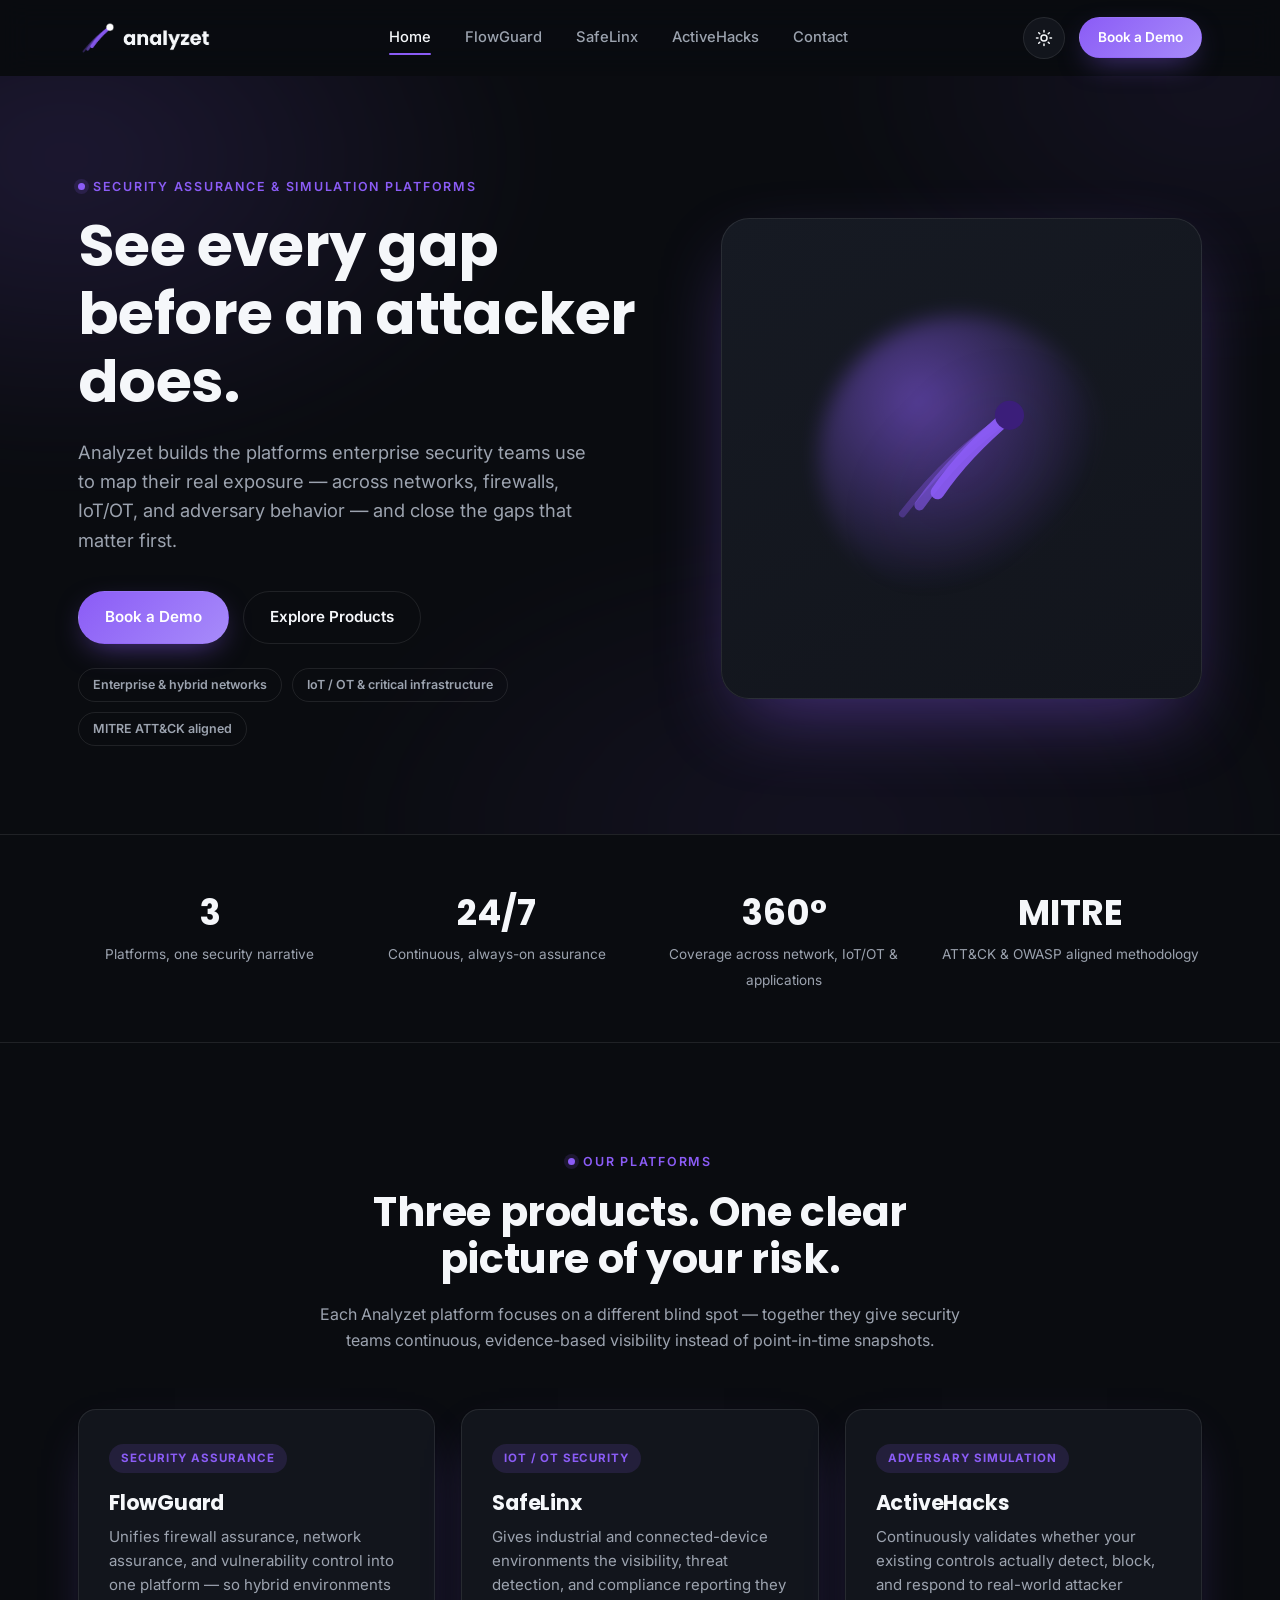
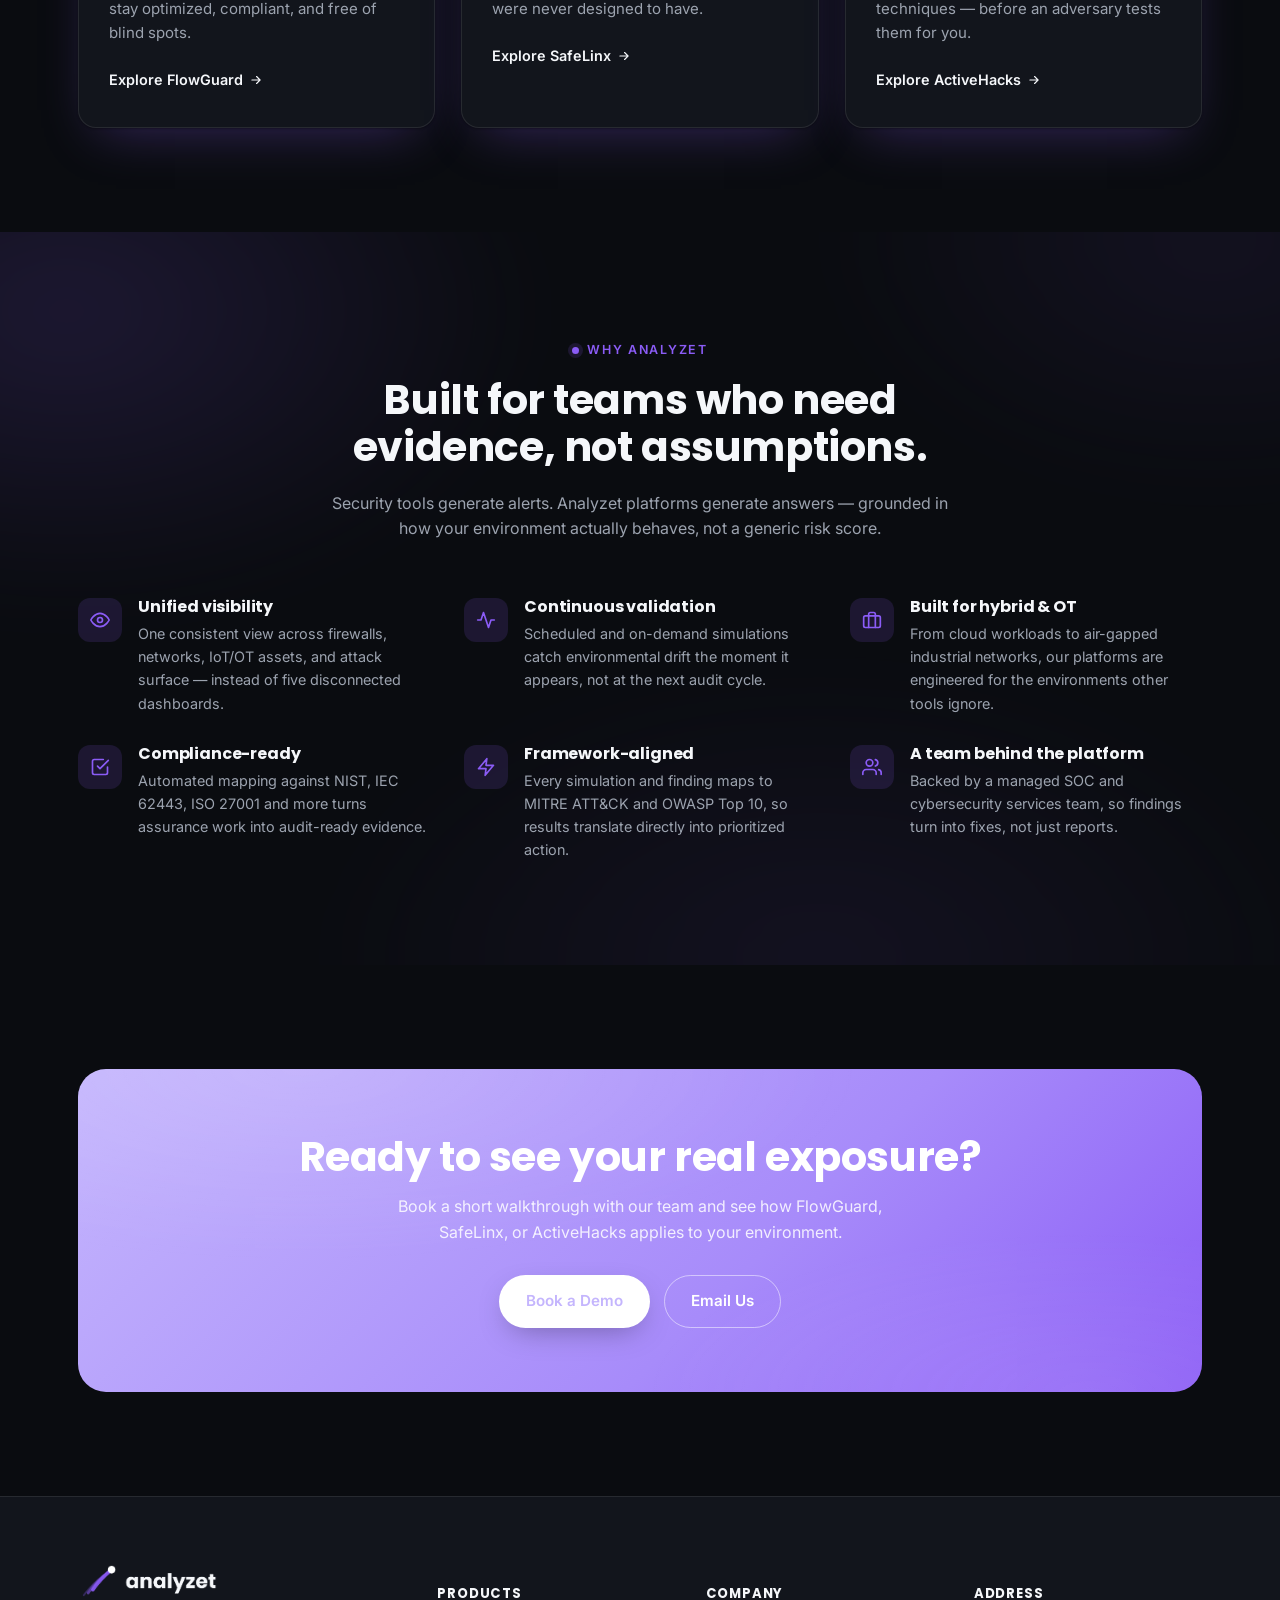
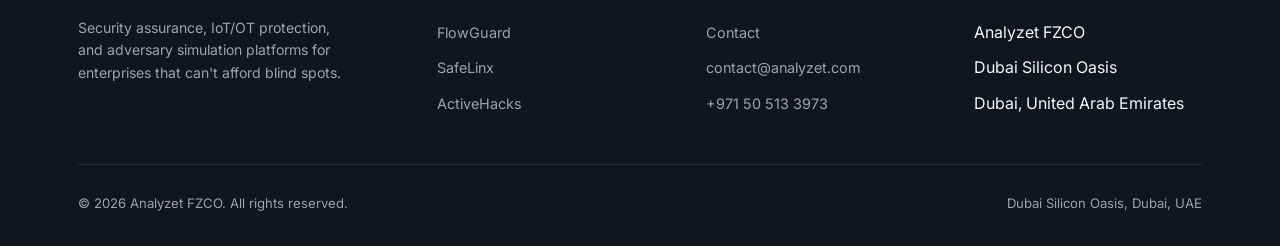
<file: index.html>
<!DOCTYPE html>
<html lang="en">
<head>
<!-- Google tag (gtag.js) -->
<script async src="https://www.googletagmanager.com/gtag/js?id=G-9ZR3XM3G55"></script>
<script>
  window.dataLayer = window.dataLayer || [];
  function gtag(){dataLayer.push(arguments);}
  gtag('js', new Date());

  gtag('config', 'G-9ZR3XM3G55');
</script>
<meta charset="UTF-8">
<meta name="viewport" content="width=device-width, initial-scale=1">
<title>Analyzet — Cybersecurity for Complex, Connected Environments</title>
<meta name="description" content="Analyzet builds security assurance, IoT/OT protection, and adversary simulation platforms — FlowGuard, SafeLinx, and ActiveHacks — for enterprises that can't afford blind spots.">
<link rel="icon" href="assets/img/favicon.ico" sizes="any">
<link rel="icon" href="assets/img/icon.svg" type="image/svg+xml">
<link rel="apple-touch-icon" href="assets/img/icon-192.png">
<link rel="preconnect" href="https://fonts.googleapis.com">
<link rel="preconnect" href="https://fonts.gstatic.com" crossorigin>
<link href="https://fonts.googleapis.com/css2?family=Inter:wght@400;500;600&family=Poppins:wght@600;700&display=swap" rel="stylesheet">
<link rel="stylesheet" href="assets/css/style.css">
<script src="assets/js/theme-init.js"></script>
</head>
<body>
<a class="skip-link" href="#main">Skip to content</a>

<header class="site-header">
  <div class="container nav-inner">
    <a class="brand" href="index.html">
      <img data-logo data-src-light="assets/img/logo-light.png" data-src-dark="assets/img/logo-dark.png" src="assets/img/logo-light.png" alt="Analyzet" width="150" height="42">
    </a>
    <nav class="nav-links">
      <a href="index.html" data-nav="index.html" class="active">Home</a>
      <a href="products/flowguard.html" data-nav="flowguard">FlowGuard</a>
      <a href="products/safelinx.html" data-nav="safelinx">SafeLinx</a>
      <a href="products/activehacks.html" data-nav="activehacks">ActiveHacks</a>
      <a href="contact.html" data-nav="contact">Contact</a>
    </nav>
    <div class="nav-right">
      <button class="theme-toggle" type="button" aria-label="Toggle dark mode">
        <svg class="icon-moon" viewBox="0 0 24 24" fill="none" stroke="currentColor" stroke-width="2" stroke-linecap="round" stroke-linejoin="round"><path d="M21 12.79A9 9 0 1 1 11.21 3 7 7 0 0 0 21 12.79z"/></svg>
        <svg class="icon-sun" viewBox="0 0 24 24" fill="none" stroke="currentColor" stroke-width="2" stroke-linecap="round" stroke-linejoin="round"><circle cx="12" cy="12" r="4"/><path d="M12 2v2M12 20v2M4.93 4.93l1.41 1.41M17.66 17.66l1.41 1.41M2 12h2M20 12h2M4.93 19.07l1.41-1.41M17.66 6.34l1.41-1.41"/></svg>
      </button>
      <a class="btn btn-primary btn-sm nav-cta" href="contact.html">Book a Demo</a>
      <button class="nav-toggle" type="button" aria-label="Menu"><span></span></button>
    </div>
  </div>
</header>

<main id="main">

  <!-- HERO -->
  <section class="hero aurora">
    <div class="container hero-grid">
      <div class="reveal visible">
        <div class="eyebrow">Security Assurance &amp; Simulation Platforms</div>
        <h1>See every gap before an attacker does.</h1>
        <p class="lead">Analyzet builds the platforms enterprise security teams use to map their real exposure — across networks, firewalls, IoT/OT, and adversary behavior — and close the gaps that matter first.</p>
        <div class="hero-cta">
          <a class="btn btn-primary" href="contact.html">Book a Demo</a>
          <a class="btn btn-ghost" href="#products">Explore Products</a>
        </div>
        <div class="badge-row">
          <span class="badge">Enterprise &amp; hybrid networks</span>
          <span class="badge">IoT / OT &amp; critical infrastructure</span>
          <span class="badge">MITRE ATT&amp;CK aligned</span>
        </div>
      </div>
      <div class="hero-visual reveal visible">
        <div class="glow-orb"></div>
        <img src="assets/img/icon.svg" alt="" width="180" height="180">
      </div>
    </div>
  </section>

  <!-- STATS -->
  <section class="stats">
    <div class="container stats-grid">
      <div class="stat reveal"><b>3</b><span>Platforms, one security narrative</span></div>
      <div class="stat reveal"><b>24/7</b><span>Continuous, always-on assurance</span></div>
      <div class="stat reveal"><b>360°</b><span>Coverage across network, IoT/OT &amp; applications</span></div>
      <div class="stat reveal"><b>MITRE</b><span>ATT&amp;CK &amp; OWASP aligned methodology</span></div>
    </div>
  </section>

  <!-- PRODUCTS -->
  <section id="products">
    <div class="container">
      <div class="section-head reveal">
        <div class="eyebrow">Our Platforms</div>
        <h2>Three products. One clear picture of your risk.</h2>
        <p>Each Analyzet platform focuses on a different blind spot — together they give security teams continuous, evidence-based visibility instead of point-in-time snapshots.</p>
      </div>

      <div class="cards-grid reveal-stagger reveal">
        <div class="card r-item">
          <span class="tag">Security Assurance</span>
          <h3>FlowGuard</h3>
          <p>Unifies firewall assurance, network assurance, and vulnerability control into one platform — so hybrid environments stay optimized, compliant, and free of blind spots.</p>
          <a class="card-link" href="products/flowguard.html">Explore FlowGuard <svg viewBox="0 0 24 24" fill="none" stroke="currentColor" stroke-width="2" stroke-linecap="round" stroke-linejoin="round"><path d="M5 12h14M13 6l6 6-6 6"/></svg></a>
        </div>
        <div class="card r-item">
          <span class="tag">IoT / OT Security</span>
          <h3>SafeLinx</h3>
          <p>Gives industrial and connected-device environments the visibility, threat detection, and compliance reporting they were never designed to have.</p>
          <a class="card-link" href="products/safelinx.html">Explore SafeLinx <svg viewBox="0 0 24 24" fill="none" stroke="currentColor" stroke-width="2" stroke-linecap="round" stroke-linejoin="round"><path d="M5 12h14M13 6l6 6-6 6"/></svg></a>
        </div>
        <div class="card r-item">
          <span class="tag">Adversary Simulation</span>
          <h3>ActiveHacks</h3>
          <p>Continuously validates whether your existing controls actually detect, block, and respond to real-world attacker techniques — before an adversary tests them for you.</p>
          <a class="card-link" href="products/activehacks.html">Explore ActiveHacks <svg viewBox="0 0 24 24" fill="none" stroke="currentColor" stroke-width="2" stroke-linecap="round" stroke-linejoin="round"><path d="M5 12h14M13 6l6 6-6 6"/></svg></a>
        </div>
      </div>
    </div>
  </section>

  <!-- WHY ANALYZET -->
  <section class="aurora">
    <div class="container">
      <div class="section-head reveal">
        <div class="eyebrow">Why Analyzet</div>
        <h2>Built for teams who need evidence, not assumptions.</h2>
        <p>Security tools generate alerts. Analyzet platforms generate answers — grounded in how your environment actually behaves, not a generic risk score.</p>
      </div>

      <div class="feature-grid reveal-stagger reveal">
        <div class="feature r-item">
          <div class="ico"><svg viewBox="0 0 24 24" fill="none" stroke="currentColor" stroke-width="2" stroke-linecap="round" stroke-linejoin="round"><path d="M1 12s4-8 11-8 11 8 11 8-4 8-11 8-11-8-11-8z"/><circle cx="12" cy="12" r="3"/></svg></div>
          <div><h4>Unified visibility</h4><p>One consistent view across firewalls, networks, IoT/OT assets, and attack surface — instead of five disconnected dashboards.</p></div>
        </div>
        <div class="feature r-item">
          <div class="ico"><svg viewBox="0 0 24 24" fill="none" stroke="currentColor" stroke-width="2" stroke-linecap="round" stroke-linejoin="round"><path d="M22 12h-4l-3 9L9 3l-3 9H2"/></svg></div>
          <div><h4>Continuous validation</h4><p>Scheduled and on-demand simulations catch environmental drift the moment it appears, not at the next audit cycle.</p></div>
        </div>
        <div class="feature r-item">
          <div class="ico"><svg viewBox="0 0 24 24" fill="none" stroke="currentColor" stroke-width="2" stroke-linecap="round" stroke-linejoin="round"><rect x="2" y="7" width="20" height="14" rx="2"/><path d="M16 21V5a2 2 0 0 0-2-2h-4a2 2 0 0 0-2 2v16"/></svg></div>
          <div><h4>Built for hybrid &amp; OT</h4><p>From cloud workloads to air-gapped industrial networks, our platforms are engineered for the environments other tools ignore.</p></div>
        </div>
        <div class="feature r-item">
          <div class="ico"><svg viewBox="0 0 24 24" fill="none" stroke="currentColor" stroke-width="2" stroke-linecap="round" stroke-linejoin="round"><path d="M9 11l3 3L22 4"/><path d="M21 12v7a2 2 0 0 1-2 2H5a2 2 0 0 1-2-2V5a2 2 0 0 1 2-2h11"/></svg></div>
          <div><h4>Compliance-ready</h4><p>Automated mapping against NIST, IEC 62443, ISO 27001 and more turns assurance work into audit-ready evidence.</p></div>
        </div>
        <div class="feature r-item">
          <div class="ico"><svg viewBox="0 0 24 24" fill="none" stroke="currentColor" stroke-width="2" stroke-linecap="round" stroke-linejoin="round"><path d="M13 2L3 14h9l-1 8 10-12h-9l1-8z"/></svg></div>
          <div><h4>Framework-aligned</h4><p>Every simulation and finding maps to MITRE ATT&amp;CK and OWASP Top 10, so results translate directly into prioritized action.</p></div>
        </div>
        <div class="feature r-item">
          <div class="ico"><svg viewBox="0 0 24 24" fill="none" stroke="currentColor" stroke-width="2" stroke-linecap="round" stroke-linejoin="round"><path d="M17 21v-2a4 4 0 0 0-4-4H5a4 4 0 0 0-4 4v2"/><circle cx="9" cy="7" r="4"/><path d="M23 21v-2a4 4 0 0 0-3-3.87M16 3.13a4 4 0 0 1 0 7.75"/></svg></div>
          <div><h4>A team behind the platform</h4><p>Backed by a managed SOC and cybersecurity services team, so findings turn into fixes, not just reports.</p></div>
        </div>
      </div>
    </div>
  </section>

  <!-- CTA -->
  <section>
    <div class="container">
      <div class="cta-banner reveal">
        <h2>Ready to see your real exposure?</h2>
        <p>Book a short walkthrough with our team and see how FlowGuard, SafeLinx, or ActiveHacks applies to your environment.</p>
        <div class="hero-cta" style="justify-content:center">
          <a class="btn btn-primary" href="contact.html">Book a Demo</a>
          <a class="btn btn-ghost" href="mailto:contact@analyzet.com">Email Us</a>
        </div>
      </div>
    </div>
  </section>

</main>

<footer class="site-footer">
  <div class="container">
    <div class="footer-grid">
      <div class="footer-brand">
        <img data-logo data-src-light="assets/img/logo-light.png" data-src-dark="assets/img/logo-dark.png" src="assets/img/logo-light.png" alt="Analyzet" width="140" height="39">
        <p>Security assurance, IoT/OT protection, and adversary simulation platforms for enterprises that can't afford blind spots.</p>
      </div>
      <div class="footer-col">
        <h5>Products</h5>
        <ul>
          <li><a href="products/flowguard.html">FlowGuard</a></li>
          <li><a href="products/safelinx.html">SafeLinx</a></li>
          <li><a href="products/activehacks.html">ActiveHacks</a></li>
        </ul>
      </div>
      <div class="footer-col">
        <h5>Company</h5>
        <ul>
          <li><a href="contact.html">Contact</a></li>
          <li><a href="mailto:contact@analyzet.com">contact@analyzet.com</a></li>
          <li><a href="tel:+971505133973">+971 50 513 3973</a></li>
        </ul>
      </div>
      <div class="footer-col">
        <h5>Address</h5>
        <ul>
          <li>Analyzet FZCO</li>
          <li>Dubai Silicon Oasis</li>
          <li>Dubai, United Arab Emirates</li>
        </ul>
      </div>
    </div>
    <div class="footer-bottom">
      <span>© <span data-year></span> Analyzet FZCO. All rights reserved.</span>
      <span>Dubai Silicon Oasis, Dubai, UAE</span>
    </div>
  </div>
</footer>

<script src="assets/js/main.js"></script>
</body>
</html>
</file>
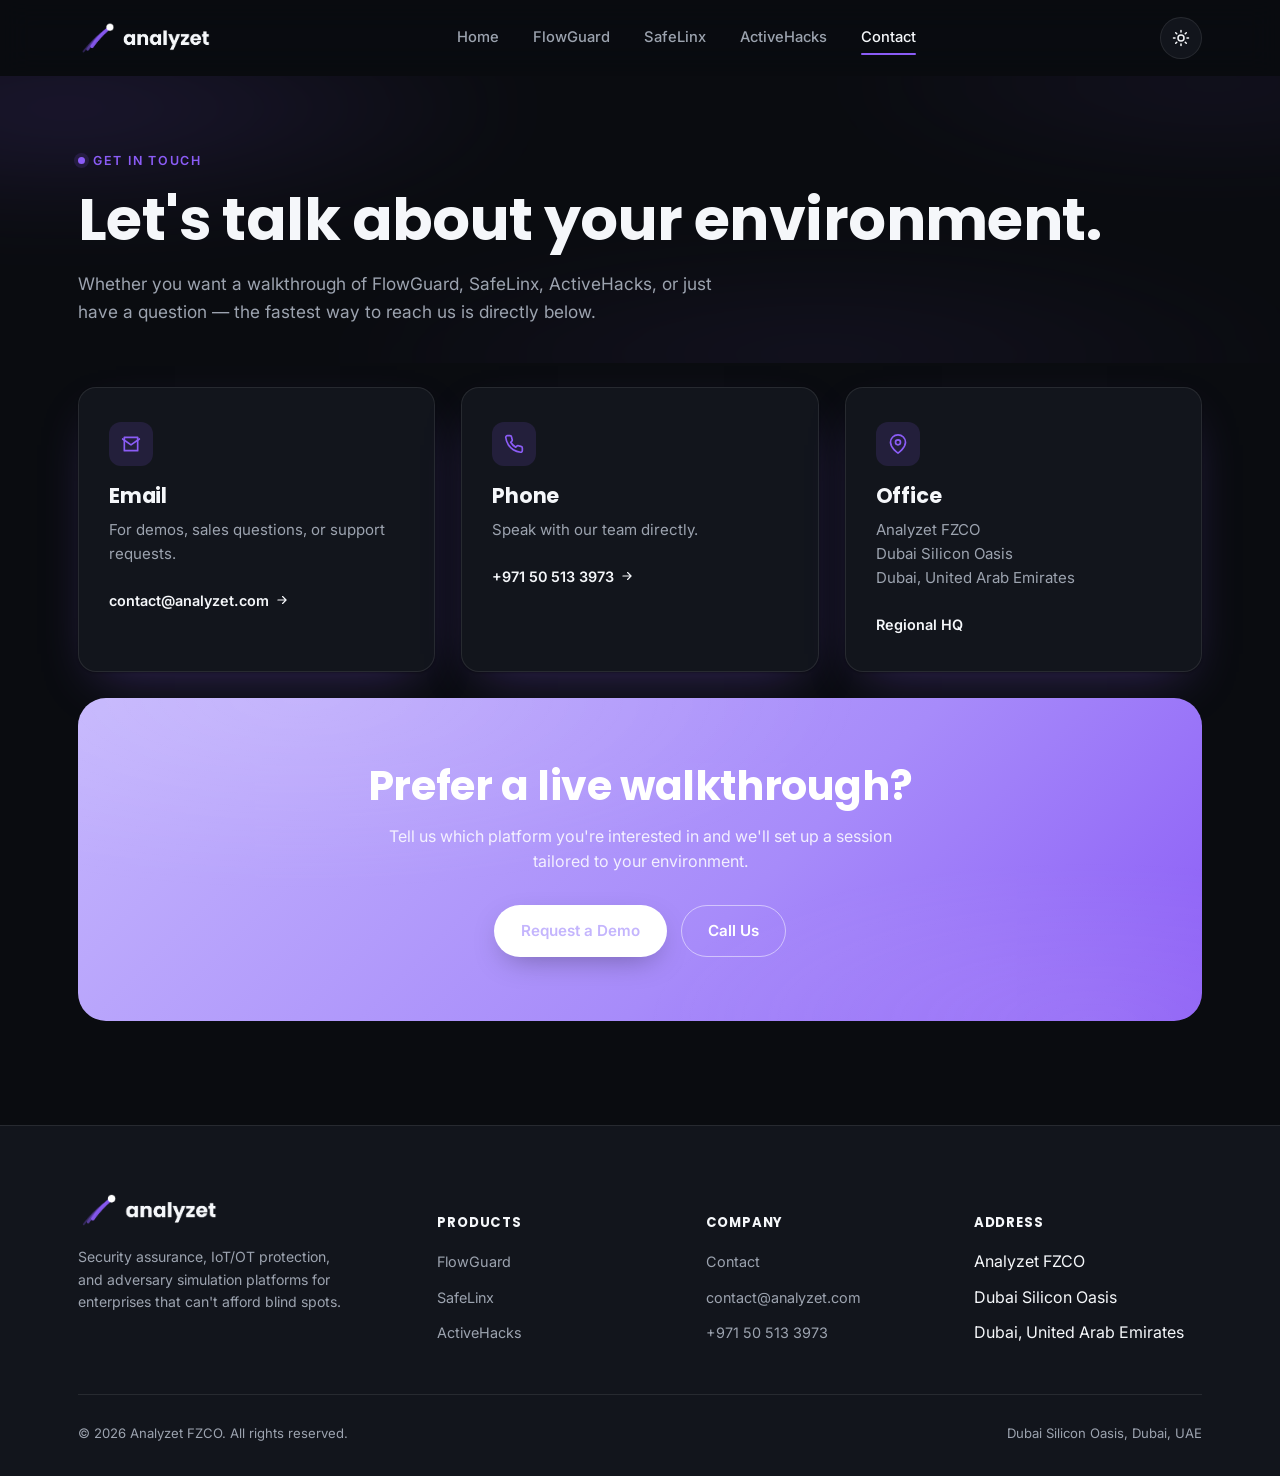
<file: contact.html>
<!DOCTYPE html>
<html lang="en">
<head>
<!-- Google tag (gtag.js) -->
<script async src="https://www.googletagmanager.com/gtag/js?id=G-9ZR3XM3G55"></script>
<script>
  window.dataLayer = window.dataLayer || [];
  function gtag(){dataLayer.push(arguments);}
  gtag('js', new Date());

  gtag('config', 'G-9ZR3XM3G55');
</script>
<meta charset="UTF-8">
<meta name="viewport" content="width=device-width, initial-scale=1">
<title>Contact — Analyzet</title>
<meta name="description" content="Book a demo or get in touch with the Analyzet team — FlowGuard, SafeLinx, and ActiveHacks.">
<link rel="icon" href="assets/img/favicon.ico" sizes="any">
<link rel="icon" href="assets/img/icon.svg" type="image/svg+xml">
<link rel="apple-touch-icon" href="assets/img/icon-192.png">
<link rel="preconnect" href="https://fonts.googleapis.com">
<link rel="preconnect" href="https://fonts.gstatic.com" crossorigin>
<link href="https://fonts.googleapis.com/css2?family=Inter:wght@400;500;600&family=Poppins:wght@600;700&display=swap" rel="stylesheet">
<link rel="stylesheet" href="assets/css/style.css">
<script src="assets/js/theme-init.js"></script>
</head>
<body>
<a class="skip-link" href="#main">Skip to content</a>

<header class="site-header">
  <div class="container nav-inner">
    <a class="brand" href="index.html">
      <img data-logo data-src-light="assets/img/logo-light.png" data-src-dark="assets/img/logo-dark.png" src="assets/img/logo-light.png" alt="Analyzet" width="150" height="42">
    </a>
    <nav class="nav-links">
      <a href="index.html" data-nav="__home__">Home</a>
      <a href="products/flowguard.html" data-nav="flowguard">FlowGuard</a>
      <a href="products/safelinx.html" data-nav="safelinx">SafeLinx</a>
      <a href="products/activehacks.html" data-nav="activehacks">ActiveHacks</a>
      <a href="contact.html" data-nav="contact" class="active">Contact</a>
    </nav>
    <div class="nav-right">
      <button class="theme-toggle" type="button" aria-label="Toggle dark mode">
        <svg class="icon-moon" viewBox="0 0 24 24" fill="none" stroke="currentColor" stroke-width="2" stroke-linecap="round" stroke-linejoin="round"><path d="M21 12.79A9 9 0 1 1 11.21 3 7 7 0 0 0 21 12.79z"/></svg>
        <svg class="icon-sun" viewBox="0 0 24 24" fill="none" stroke="currentColor" stroke-width="2" stroke-linecap="round" stroke-linejoin="round"><circle cx="12" cy="12" r="4"/><path d="M12 2v2M12 20v2M4.93 4.93l1.41 1.41M17.66 17.66l1.41 1.41M2 12h2M20 12h2M4.93 19.07l1.41-1.41M17.66 6.34l1.41-1.41"/></svg>
      </button>
      <button class="nav-toggle" type="button" aria-label="Menu"><span></span></button>
    </div>
  </div>
</header>

<main id="main">

  <section class="page-hero aurora">
    <div class="container">
      <div class="eyebrow reveal visible">Get in Touch</div>
      <h1 class="reveal visible">Let's talk about your environment.</h1>
      <p class="lead reveal visible">Whether you want a walkthrough of FlowGuard, SafeLinx, ActiveHacks, or just have a question — the fastest way to reach us is directly below.</p>
    </div>
  </section>

  <section style="padding-top:24px">
    <div class="container">
      <div class="cards-grid reveal-stagger reveal">
        <div class="card r-item">
          <div class="ico" style="width:44px;height:44px;border-radius:12px;background:var(--accent-tint);color:var(--accent);display:flex;align-items:center;justify-content:center;margin-bottom:18px;">
            <svg viewBox="0 0 24 24" fill="none" stroke="currentColor" stroke-width="2" stroke-linecap="round" stroke-linejoin="round" width="20" height="20"><path d="M4 4h16v16H4z"/><path d="M22 6l-10 7L2 6"/></svg>
          </div>
          <h3>Email</h3>
          <p>For demos, sales questions, or support requests.</p>
          <a class="card-link" href="mailto:contact@analyzet.com">contact@analyzet.com <svg viewBox="0 0 24 24" fill="none" stroke="currentColor" stroke-width="2" stroke-linecap="round" stroke-linejoin="round"><path d="M5 12h14M13 6l6 6-6 6"/></svg></a>
        </div>
        <div class="card r-item">
          <div class="ico" style="width:44px;height:44px;border-radius:12px;background:var(--accent-tint);color:var(--accent);display:flex;align-items:center;justify-content:center;margin-bottom:18px;">
            <svg viewBox="0 0 24 24" fill="none" stroke="currentColor" stroke-width="2" stroke-linecap="round" stroke-linejoin="round" width="20" height="20"><path d="M22 16.92v3a2 2 0 0 1-2.18 2 19.79 19.79 0 0 1-8.63-3.07 19.5 19.5 0 0 1-6-6 19.79 19.79 0 0 1-3.07-8.67A2 2 0 0 1 4.11 2h3a2 2 0 0 1 2 1.72c.127.96.361 1.903.7 2.81a2 2 0 0 1-.45 2.11L8.09 9.91a16 16 0 0 0 6 6l1.27-1.27a2 2 0 0 1 2.11-.45c.907.339 1.85.573 2.81.7A2 2 0 0 1 22 16.92z"/></svg>
          </div>
          <h3>Phone</h3>
          <p>Speak with our team directly.</p>
          <a class="card-link" href="tel:+971505133973">+971 50 513 3973 <svg viewBox="0 0 24 24" fill="none" stroke="currentColor" stroke-width="2" stroke-linecap="round" stroke-linejoin="round"><path d="M5 12h14M13 6l6 6-6 6"/></svg></a>
        </div>
        <div class="card r-item">
          <div class="ico" style="width:44px;height:44px;border-radius:12px;background:var(--accent-tint);color:var(--accent);display:flex;align-items:center;justify-content:center;margin-bottom:18px;">
            <svg viewBox="0 0 24 24" fill="none" stroke="currentColor" stroke-width="2" stroke-linecap="round" stroke-linejoin="round" width="20" height="20"><path d="M21 10c0 7-9 13-9 13s-9-6-9-13a9 9 0 0 1 18 0z"/><circle cx="12" cy="10" r="3"/></svg>
          </div>
          <h3>Office</h3>
          <p>Analyzet FZCO<br>Dubai Silicon Oasis<br>Dubai, United Arab Emirates</p>
          <span class="card-link">Regional HQ</span>
        </div>
      </div>

      <div class="cta-banner reveal" style="margin-top:26px">
        <h2>Prefer a live walkthrough?</h2>
        <p>Tell us which platform you're interested in and we'll set up a session tailored to your environment.</p>
        <div class="hero-cta" style="justify-content:center">
          <a class="btn btn-primary" href="mailto:contact@analyzet.com?subject=Demo%20Request">Request a Demo</a>
          <a class="btn btn-ghost" href="tel:+971505133973">Call Us</a>
        </div>
      </div>
    </div>
  </section>

</main>

<footer class="site-footer">
  <div class="container">
    <div class="footer-grid">
      <div class="footer-brand">
        <img data-logo data-src-light="assets/img/logo-light.png" data-src-dark="assets/img/logo-dark.png" src="assets/img/logo-light.png" alt="Analyzet" width="140" height="39">
        <p>Security assurance, IoT/OT protection, and adversary simulation platforms for enterprises that can't afford blind spots.</p>
      </div>
      <div class="footer-col">
        <h5>Products</h5>
        <ul>
          <li><a href="products/flowguard.html">FlowGuard</a></li>
          <li><a href="products/safelinx.html">SafeLinx</a></li>
          <li><a href="products/activehacks.html">ActiveHacks</a></li>
        </ul>
      </div>
      <div class="footer-col">
        <h5>Company</h5>
        <ul>
          <li><a href="contact.html">Contact</a></li>
          <li><a href="mailto:contact@analyzet.com">contact@analyzet.com</a></li>
          <li><a href="tel:+971505133973">+971 50 513 3973</a></li>
        </ul>
      </div>
      <div class="footer-col">
        <h5>Address</h5>
        <ul>
          <li>Analyzet FZCO</li>
          <li>Dubai Silicon Oasis</li>
          <li>Dubai, United Arab Emirates</li>
        </ul>
      </div>
    </div>
    <div class="footer-bottom">
      <span>© <span data-year></span> Analyzet FZCO. All rights reserved.</span>
      <span>Dubai Silicon Oasis, Dubai, UAE</span>
    </div>
  </div>
</footer>

<script src="assets/js/main.js"></script>
</body>
</html>
</file>
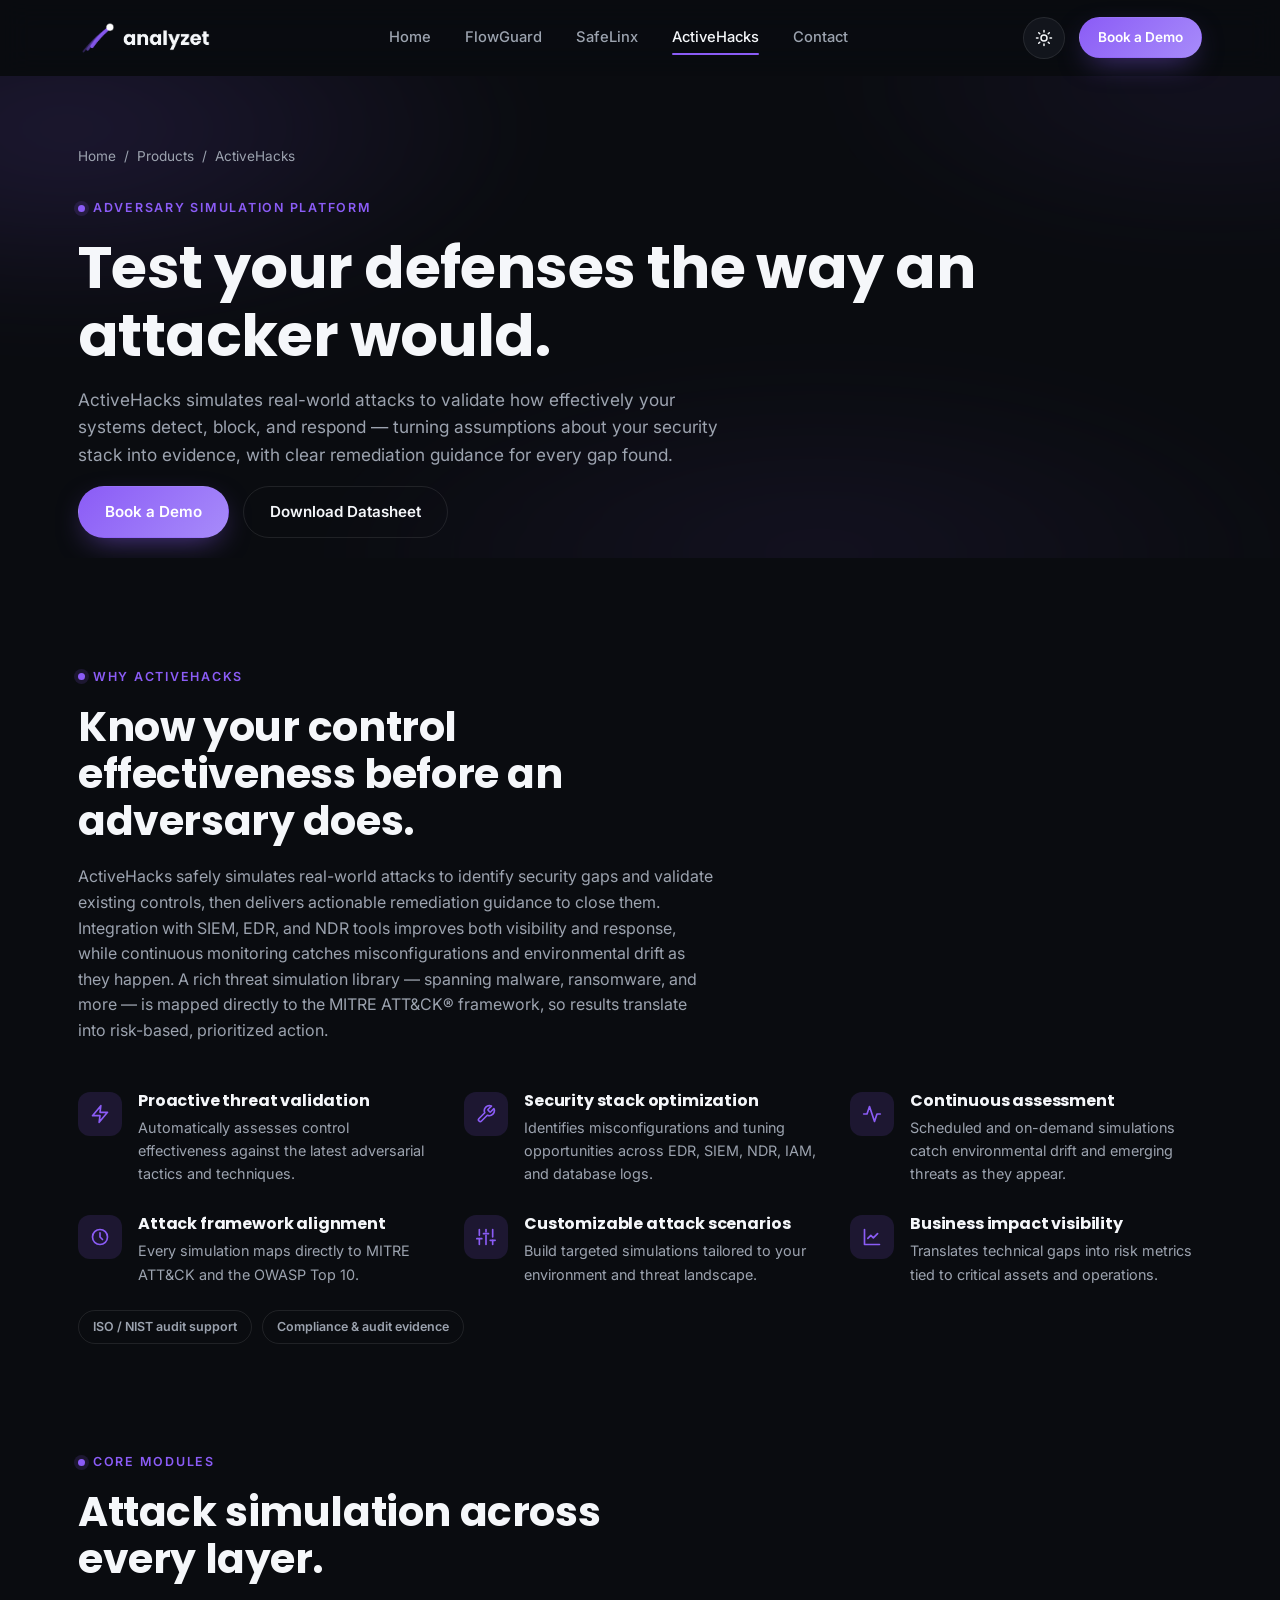
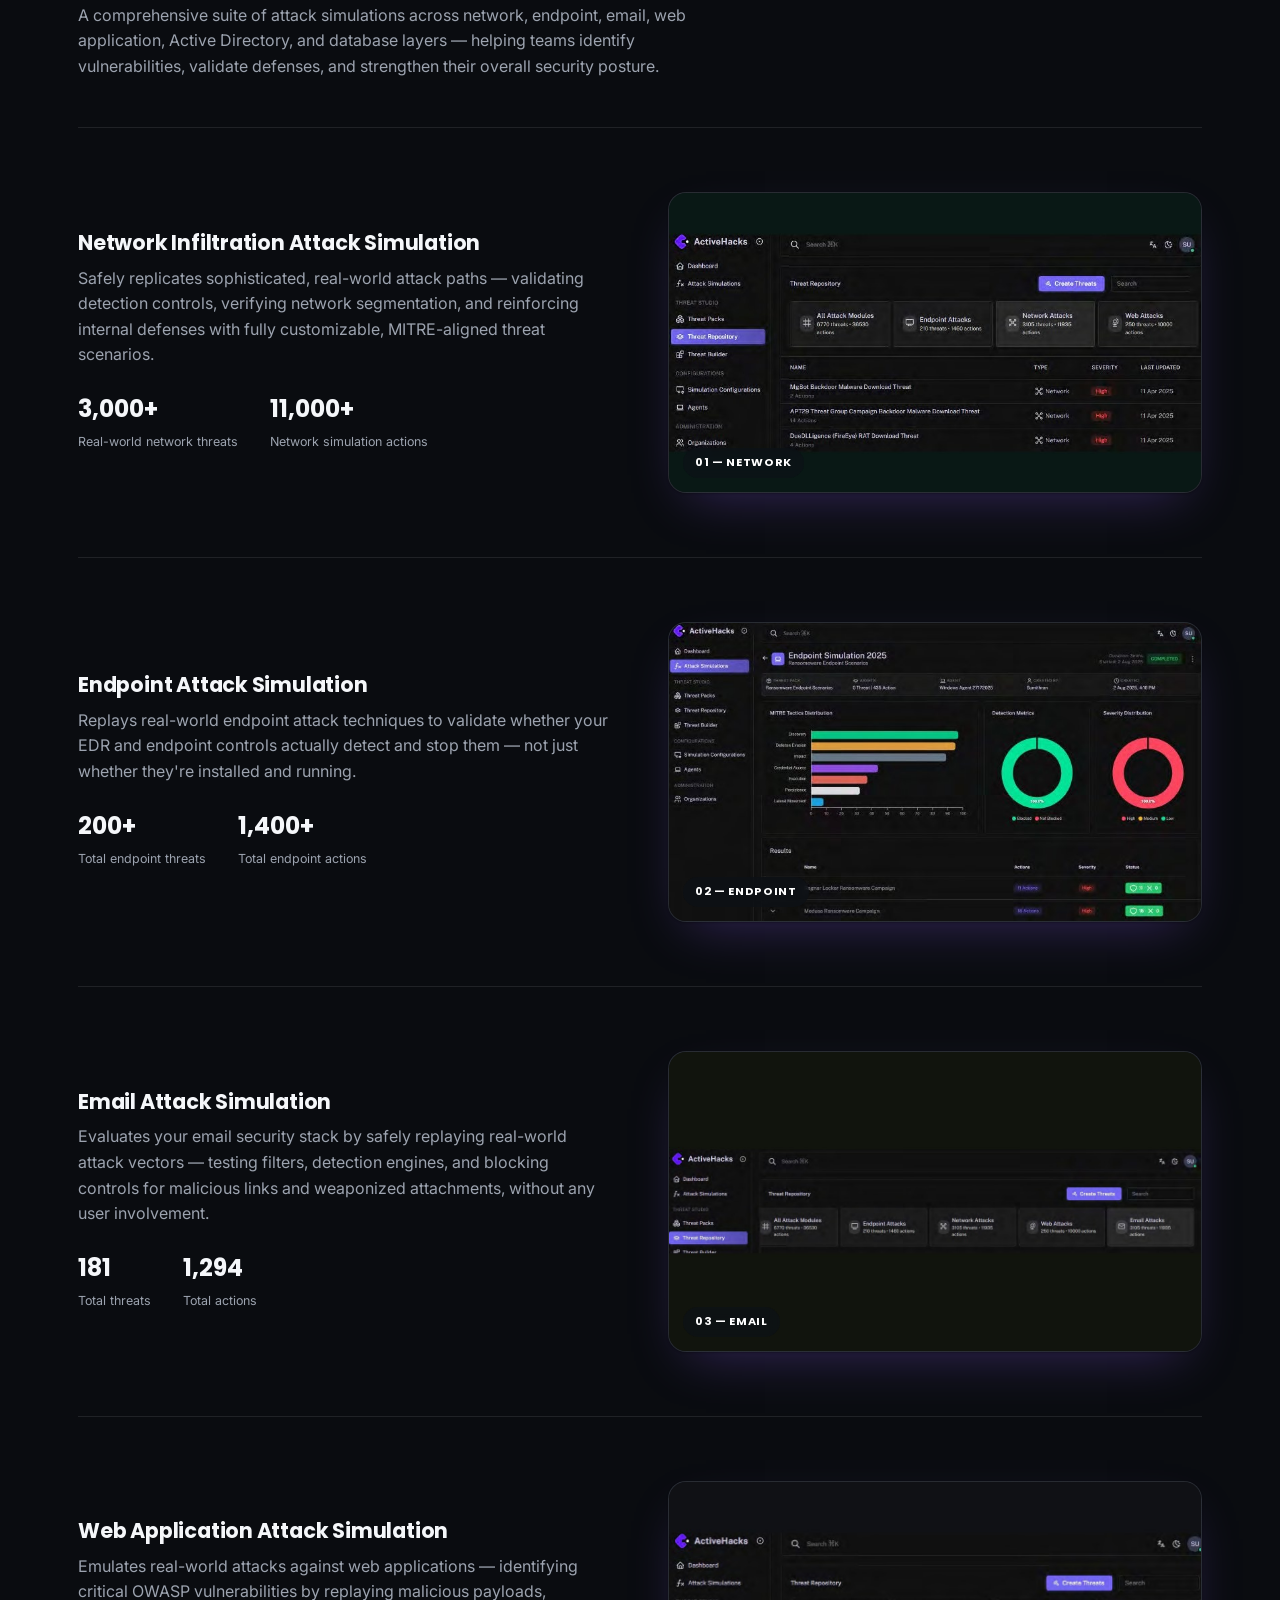
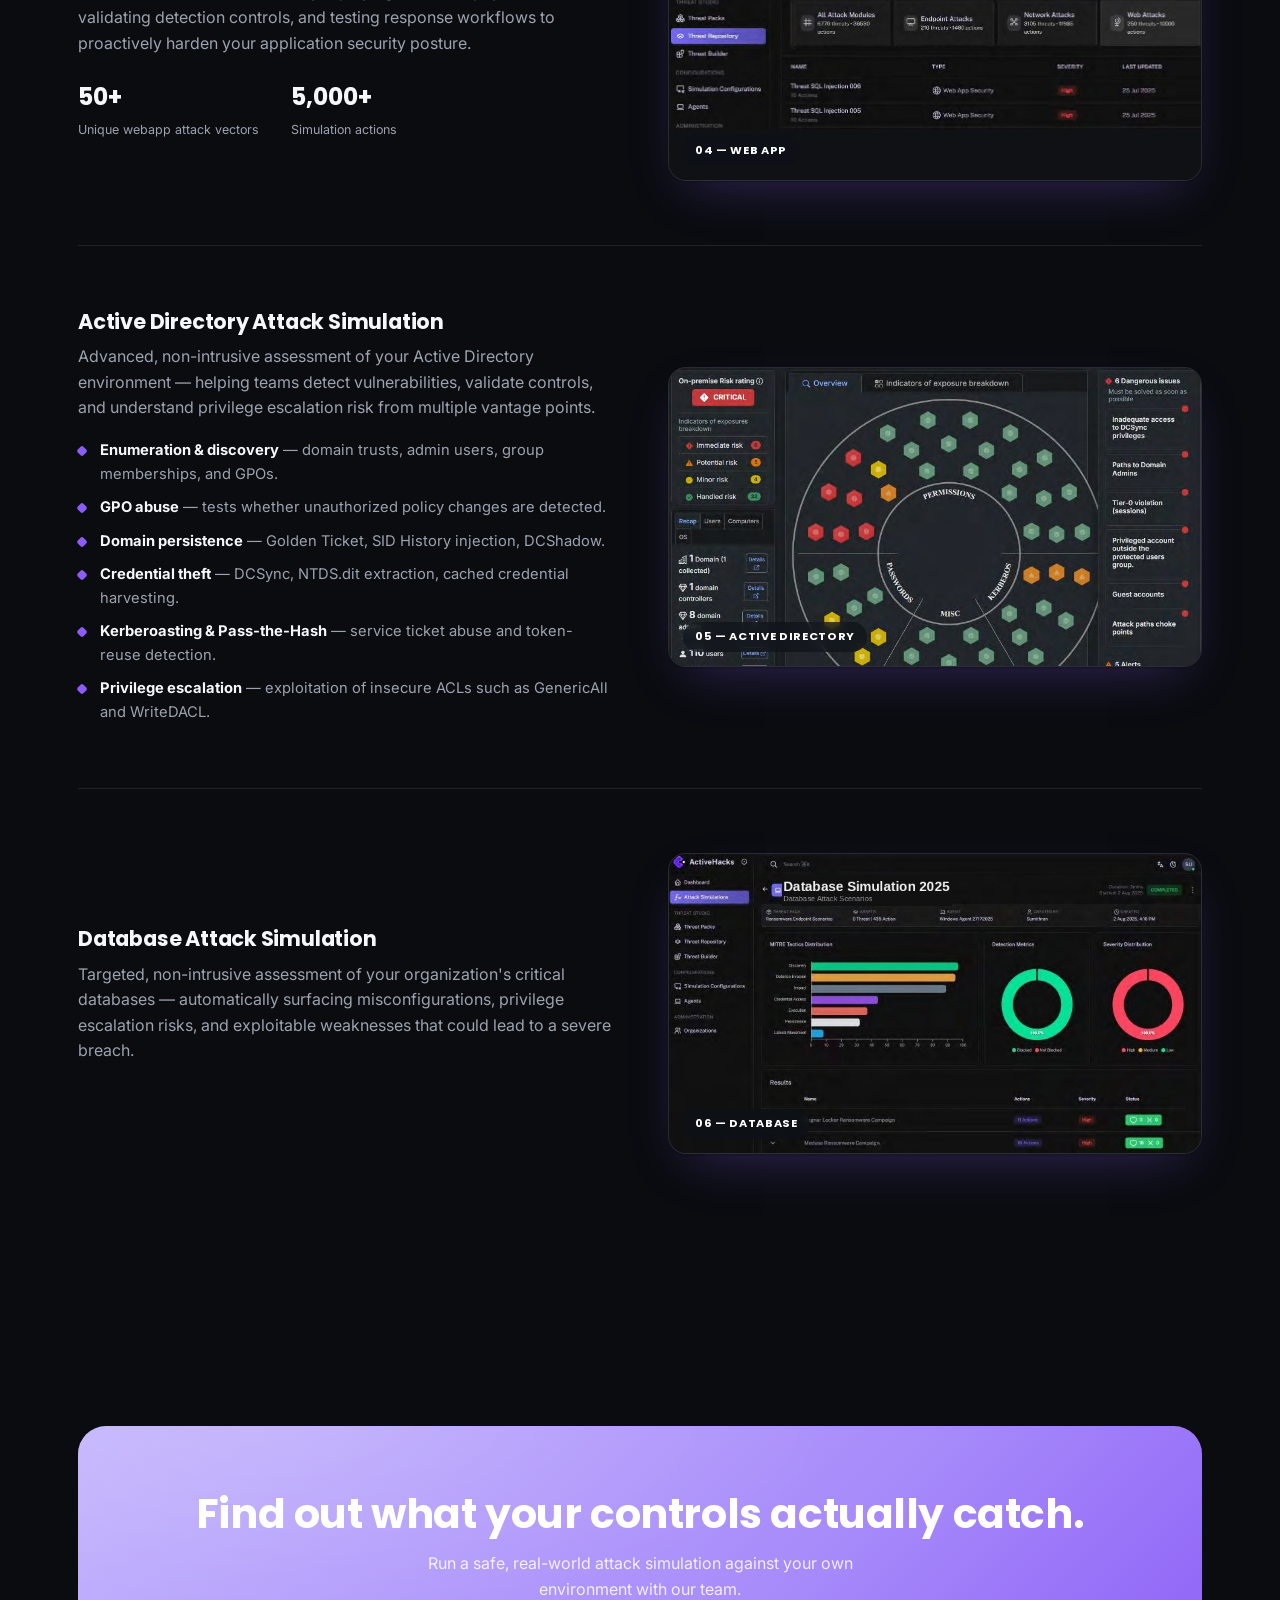
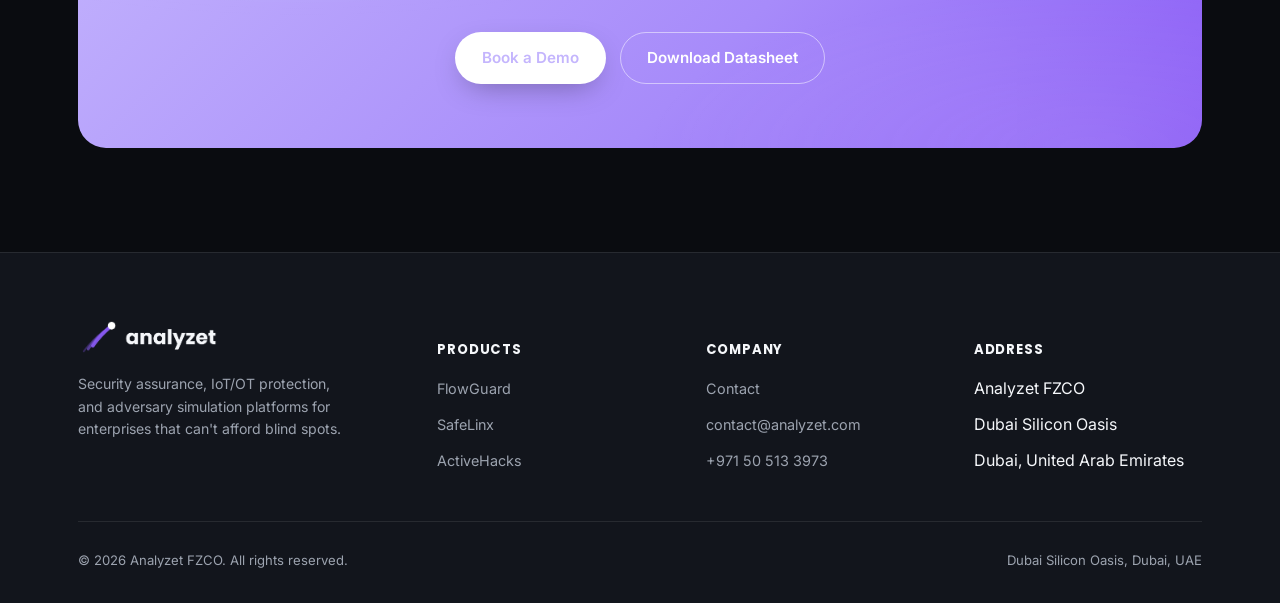
<file: products/activehacks.html>
<!DOCTYPE html>
<html lang="en">
<head>
<!-- Google tag (gtag.js) -->
<script async src="https://www.googletagmanager.com/gtag/js?id=G-9ZR3XM3G55"></script>
<script>
  window.dataLayer = window.dataLayer || [];
  function gtag(){dataLayer.push(arguments);}
  gtag('js', new Date());

  gtag('config', 'G-9ZR3XM3G55');
</script>
<meta charset="UTF-8">
<meta name="viewport" content="width=device-width, initial-scale=1">
<title>ActiveHacks — Adversary Simulation Platform | Analyzet</title>
<meta name="description" content="ActiveHacks continuously validates how well your systems detect, block, and respond to real-world attacks across network, endpoint, email, web app, Active Directory, and database layers.">
<link rel="icon" href="../assets/img/favicon.ico" sizes="any">
<link rel="icon" href="../assets/img/icon.svg" type="image/svg+xml">
<link rel="apple-touch-icon" href="../assets/img/icon-192.png">
<link rel="preconnect" href="https://fonts.googleapis.com">
<link rel="preconnect" href="https://fonts.gstatic.com" crossorigin>
<link href="https://fonts.googleapis.com/css2?family=Inter:wght@400;500;600&family=Poppins:wght@600;700&display=swap" rel="stylesheet">
<link rel="stylesheet" href="../assets/css/style.css">
<script src="../assets/js/theme-init.js"></script>
</head>
<body>
<a class="skip-link" href="#main">Skip to content</a>

<header class="site-header">
  <div class="container nav-inner">
    <a class="brand" href="../index.html">
      <img data-logo data-src-light="../assets/img/logo-light.png" data-src-dark="../assets/img/logo-dark.png" src="../assets/img/logo-light.png" alt="Analyzet" width="150" height="42">
    </a>
    <nav class="nav-links">
      <a href="../index.html" data-nav="__home__">Home</a>
      <a href="flowguard.html" data-nav="flowguard">FlowGuard</a>
      <a href="safelinx.html" data-nav="safelinx">SafeLinx</a>
      <a href="activehacks.html" data-nav="activehacks" class="active">ActiveHacks</a>
      <a href="../contact.html" data-nav="contact">Contact</a>
    </nav>
    <div class="nav-right">
      <button class="theme-toggle" type="button" aria-label="Toggle dark mode">
        <svg class="icon-moon" viewBox="0 0 24 24" fill="none" stroke="currentColor" stroke-width="2" stroke-linecap="round" stroke-linejoin="round"><path d="M21 12.79A9 9 0 1 1 11.21 3 7 7 0 0 0 21 12.79z"/></svg>
        <svg class="icon-sun" viewBox="0 0 24 24" fill="none" stroke="currentColor" stroke-width="2" stroke-linecap="round" stroke-linejoin="round"><circle cx="12" cy="12" r="4"/><path d="M12 2v2M12 20v2M4.93 4.93l1.41 1.41M17.66 17.66l1.41 1.41M2 12h2M20 12h2M4.93 19.07l1.41-1.41M17.66 6.34l1.41-1.41"/></svg>
      </button>
      <a class="btn btn-primary btn-sm nav-cta" href="../contact.html">Book a Demo</a>
      <button class="nav-toggle" type="button" aria-label="Menu"><span></span></button>
    </div>
  </div>
</header>

<main id="main">

  <section class="page-hero aurora">
    <div class="container">
      <div class="breadcrumb reveal visible"><a href="../index.html">Home</a><span>/</span><a href="../index.html#products">Products</a><span>/</span><span>ActiveHacks</span></div>
      <div class="eyebrow reveal visible">Adversary Simulation Platform</div>
      <h1 class="reveal visible">Test your defenses the way an attacker would.</h1>
      <p class="lead reveal visible">ActiveHacks simulates real-world attacks to validate how effectively your systems detect, block, and respond — turning assumptions about your security stack into evidence, with clear remediation guidance for every gap found.</p>
      <div class="hero-cta reveal visible">
        <a class="btn btn-primary" href="../contact.html">Book a Demo</a>
        <a class="btn btn-ghost" href="../datasheets/activehacks-datasheet.pdf" target="_blank" rel="noopener">Download Datasheet</a>
      </div>
    </div>
  </section>

  <section>
    <div class="container">
      <div class="section-head left reveal">
        <div class="eyebrow">Why ActiveHacks</div>
        <h2>Know your control effectiveness before an adversary does.</h2>
        <p style="max-width:760px">ActiveHacks safely simulates real-world attacks to identify security gaps and validate existing controls, then delivers actionable remediation guidance to close them. Integration with SIEM, EDR, and NDR tools improves both visibility and response, while continuous monitoring catches misconfigurations and environmental drift as they happen. A rich threat simulation library — spanning malware, ransomware, and more — is mapped directly to the MITRE ATT&amp;CK® framework, so results translate into risk-based, prioritized action.</p>
      </div>

      <div class="feature-grid reveal-stagger reveal">
        <div class="feature r-item">
          <div class="ico"><svg viewBox="0 0 24 24" fill="none" stroke="currentColor" stroke-width="2" stroke-linecap="round" stroke-linejoin="round"><path d="M13 2L3 14h9l-1 8 10-12h-9l1-8z"/></svg></div>
          <div><h4>Proactive threat validation</h4><p>Automatically assesses control effectiveness against the latest adversarial tactics and techniques.</p></div>
        </div>
        <div class="feature r-item">
          <div class="ico"><svg viewBox="0 0 24 24" fill="none" stroke="currentColor" stroke-width="2" stroke-linecap="round" stroke-linejoin="round"><path d="M14.7 6.3a1 1 0 0 0 0 1.4l1.6 1.6a1 1 0 0 0 1.4 0l3.77-3.77a6 6 0 0 1-7.94 7.94l-6.91 6.91a2.12 2.12 0 0 1-3-3l6.91-6.91a6 6 0 0 1 7.94-7.94l-3.76 3.76z"/></svg></div>
          <div><h4>Security stack optimization</h4><p>Identifies misconfigurations and tuning opportunities across EDR, SIEM, NDR, IAM, and database logs.</p></div>
        </div>
        <div class="feature r-item">
          <div class="ico"><svg viewBox="0 0 24 24" fill="none" stroke="currentColor" stroke-width="2" stroke-linecap="round" stroke-linejoin="round"><path d="M22 12h-4l-3 9L9 3l-3 9H2"/></svg></div>
          <div><h4>Continuous assessment</h4><p>Scheduled and on-demand simulations catch environmental drift and emerging threats as they appear.</p></div>
        </div>
        <div class="feature r-item">
          <div class="ico"><svg viewBox="0 0 24 24" fill="none" stroke="currentColor" stroke-width="2" stroke-linecap="round" stroke-linejoin="round"><circle cx="12" cy="12" r="9"/><path d="M12 7v5l3 3"/></svg></div>
          <div><h4>Attack framework alignment</h4><p>Every simulation maps directly to MITRE ATT&amp;CK and the OWASP Top 10.</p></div>
        </div>
        <div class="feature r-item">
          <div class="ico"><svg viewBox="0 0 24 24" fill="none" stroke="currentColor" stroke-width="2" stroke-linecap="round" stroke-linejoin="round"><path d="M4 21v-7M4 10V3M12 21v-11M12 6V3M20 21v-5M20 12V3"/><path d="M1 14h6M9 8h6M17 16h6"/></svg></div>
          <div><h4>Customizable attack scenarios</h4><p>Build targeted simulations tailored to your environment and threat landscape.</p></div>
        </div>
        <div class="feature r-item">
          <div class="ico"><svg viewBox="0 0 24 24" fill="none" stroke="currentColor" stroke-width="2" stroke-linecap="round" stroke-linejoin="round"><path d="M3 3v18h18"/><path d="M18.7 8l-5.1 5.1-3-3L7 13.6"/></svg></div>
          <div><h4>Business impact visibility</h4><p>Translates technical gaps into risk metrics tied to critical assets and operations.</p></div>
        </div>
      </div>
      <div class="badge-row reveal">
        <span class="badge">ISO / NIST audit support</span>
        <span class="badge">Compliance &amp; audit evidence</span>
      </div>
    </div>
  </section>

  <section style="padding-top:0">
    <div class="container">
      <div class="section-head left reveal">
        <div class="eyebrow">Core Modules</div>
        <h2>Attack simulation across every layer.</h2>
        <p style="max-width:760px">A comprehensive suite of attack simulations across network, endpoint, email, web application, Active Directory, and database layers — helping teams identify vulnerabilities, validate defenses, and strengthen their overall security posture.</p>
      </div>

      <div class="module-row reveal">
        <div class="module-copy">
          <h3>Network Infiltration Attack Simulation</h3>
          <p>Safely replicates sophisticated, real-world attack paths — validating detection controls, verifying network segmentation, and reinforcing internal defenses with fully customizable, MITRE-aligned threat scenarios.</p>
          <div class="module-stats">
            <div><b>3,000+</b><span>Real-world network threats</span></div>
            <div><b>11,000+</b><span>Network simulation actions</span></div>
          </div>
        </div>
        <div class="module-visual"><img src="../assets/img/screenshots/activehacks-network.jpg" alt="ActiveHacks network infiltration threat repository view" loading="lazy" width="850" height="478"><span class="shot-tag">01 — Network</span></div>
      </div>

      <div class="module-row reverse reveal">
        <div class="module-copy">
          <h3>Endpoint Attack Simulation</h3>
          <p>Replays real-world endpoint attack techniques to validate whether your EDR and endpoint controls actually detect and stop them — not just whether they're installed and running.</p>
          <div class="module-stats">
            <div><b>200+</b><span>Total endpoint threats</span></div>
            <div><b>1,400+</b><span>Total endpoint actions</span></div>
          </div>
        </div>
        <div class="module-visual"><img src="../assets/img/screenshots/activehacks-endpoint.jpg" alt="ActiveHacks endpoint simulation results dashboard" loading="lazy" width="791" height="445"><span class="shot-tag">02 — Endpoint</span></div>
      </div>

      <div class="module-row reveal">
        <div class="module-copy">
          <h3>Email Attack Simulation</h3>
          <p>Evaluates your email security stack by safely replaying real-world attack vectors — testing filters, detection engines, and blocking controls for malicious links and weaponized attachments, without any user involvement.</p>
          <div class="module-stats">
            <div><b>181</b><span>Total threats</span></div>
            <div><b>1,294</b><span>Total actions</span></div>
          </div>
        </div>
        <div class="module-visual"><img src="../assets/img/screenshots/activehacks-email.jpg" alt="ActiveHacks email attack simulation threat list" loading="lazy" width="1164" height="654"><span class="shot-tag">03 — Email</span></div>
      </div>

      <div class="module-row reverse reveal">
        <div class="module-copy">
          <h3>Web Application Attack Simulation</h3>
          <p>Emulates real-world attacks against web applications — identifying critical OWASP vulnerabilities by replaying malicious payloads, validating detection controls, and testing response workflows to proactively harden your application security posture.</p>
          <div class="module-stats">
            <div><b>50+</b><span>Unique webapp attack vectors</span></div>
            <div><b>5,000+</b><span>Simulation actions</span></div>
          </div>
        </div>
        <div class="module-visual"><img src="../assets/img/screenshots/activehacks-webapp.jpg" alt="ActiveHacks web application attack simulation view" loading="lazy" width="1075" height="603"><span class="shot-tag">04 — Web App</span></div>
      </div>

      <div class="module-row reveal">
        <div class="module-copy">
          <h3>Active Directory Attack Simulation</h3>
          <p>Advanced, non-intrusive assessment of your Active Directory environment — helping teams detect vulnerabilities, validate controls, and understand privilege escalation risk from multiple vantage points.</p>
          <ul>
            <li><b style="color:var(--text)">Enumeration &amp; discovery</b> — domain trusts, admin users, group memberships, and GPOs.</li>
            <li><b style="color:var(--text)">GPO abuse</b> — tests whether unauthorized policy changes are detected.</li>
            <li><b style="color:var(--text)">Domain persistence</b> — Golden Ticket, SID History injection, DCShadow.</li>
            <li><b style="color:var(--text)">Credential theft</b> — DCSync, NTDS.dit extraction, cached credential harvesting.</li>
            <li><b style="color:var(--text)">Kerberoasting &amp; Pass-the-Hash</b> — service ticket abuse and token-reuse detection.</li>
            <li><b style="color:var(--text)">Privilege escalation</b> — exploitation of insecure ACLs such as GenericAll and WriteDACL.</li>
          </ul>
        </div>
        <div class="module-visual"><img src="../assets/img/screenshots/activehacks-ad-pathanalysis.jpg" alt="ActiveHacks Active Directory attack path analysis visualization" loading="lazy" width="880" height="576"><span class="shot-tag">05 — Active Directory</span></div>
      </div>

      <div class="module-row reverse reveal">
        <div class="module-copy">
          <h3>Database Attack Simulation</h3>
          <p>Targeted, non-intrusive assessment of your organization's critical databases — automatically surfacing misconfigurations, privilege escalation risks, and exploitable weaknesses that could lead to a severe breach.</p>
        </div>
        <div class="module-visual"><img src="../assets/img/screenshots/activehacks-database.jpg" alt="ActiveHacks database attack simulation results dashboard" loading="lazy" width="791" height="445"><span class="shot-tag">06 — Database</span></div>
      </div>
    </div>
  </section>

  <section>
    <div class="container">
      <div class="cta-banner reveal">
        <h2>Find out what your controls actually catch.</h2>
        <p>Run a safe, real-world attack simulation against your own environment with our team.</p>
        <div class="hero-cta" style="justify-content:center">
          <a class="btn btn-primary" href="../contact.html">Book a Demo</a>
          <a class="btn btn-ghost" href="../datasheets/activehacks-datasheet.pdf" target="_blank" rel="noopener">Download Datasheet</a>
        </div>
      </div>
    </div>
  </section>

</main>

<footer class="site-footer">
  <div class="container">
    <div class="footer-grid">
      <div class="footer-brand">
        <img data-logo data-src-light="../assets/img/logo-light.png" data-src-dark="../assets/img/logo-dark.png" src="../assets/img/logo-light.png" alt="Analyzet" width="140" height="39">
        <p>Security assurance, IoT/OT protection, and adversary simulation platforms for enterprises that can't afford blind spots.</p>
      </div>
      <div class="footer-col">
        <h5>Products</h5>
        <ul>
          <li><a href="flowguard.html">FlowGuard</a></li>
          <li><a href="safelinx.html">SafeLinx</a></li>
          <li><a href="activehacks.html">ActiveHacks</a></li>
        </ul>
      </div>
      <div class="footer-col">
        <h5>Company</h5>
        <ul>
          <li><a href="../contact.html">Contact</a></li>
          <li><a href="mailto:contact@analyzet.com">contact@analyzet.com</a></li>
          <li><a href="tel:+971505133973">+971 50 513 3973</a></li>
        </ul>
      </div>
      <div class="footer-col">
        <h5>Address</h5>
        <ul>
          <li>Analyzet FZCO</li>
          <li>Dubai Silicon Oasis</li>
          <li>Dubai, United Arab Emirates</li>
        </ul>
      </div>
    </div>
    <div class="footer-bottom">
      <span>© <span data-year></span> Analyzet FZCO. All rights reserved.</span>
      <span>Dubai Silicon Oasis, Dubai, UAE</span>
    </div>
  </div>
</footer>

<script src="../assets/js/main.js"></script>
</body>
</html>
</file>
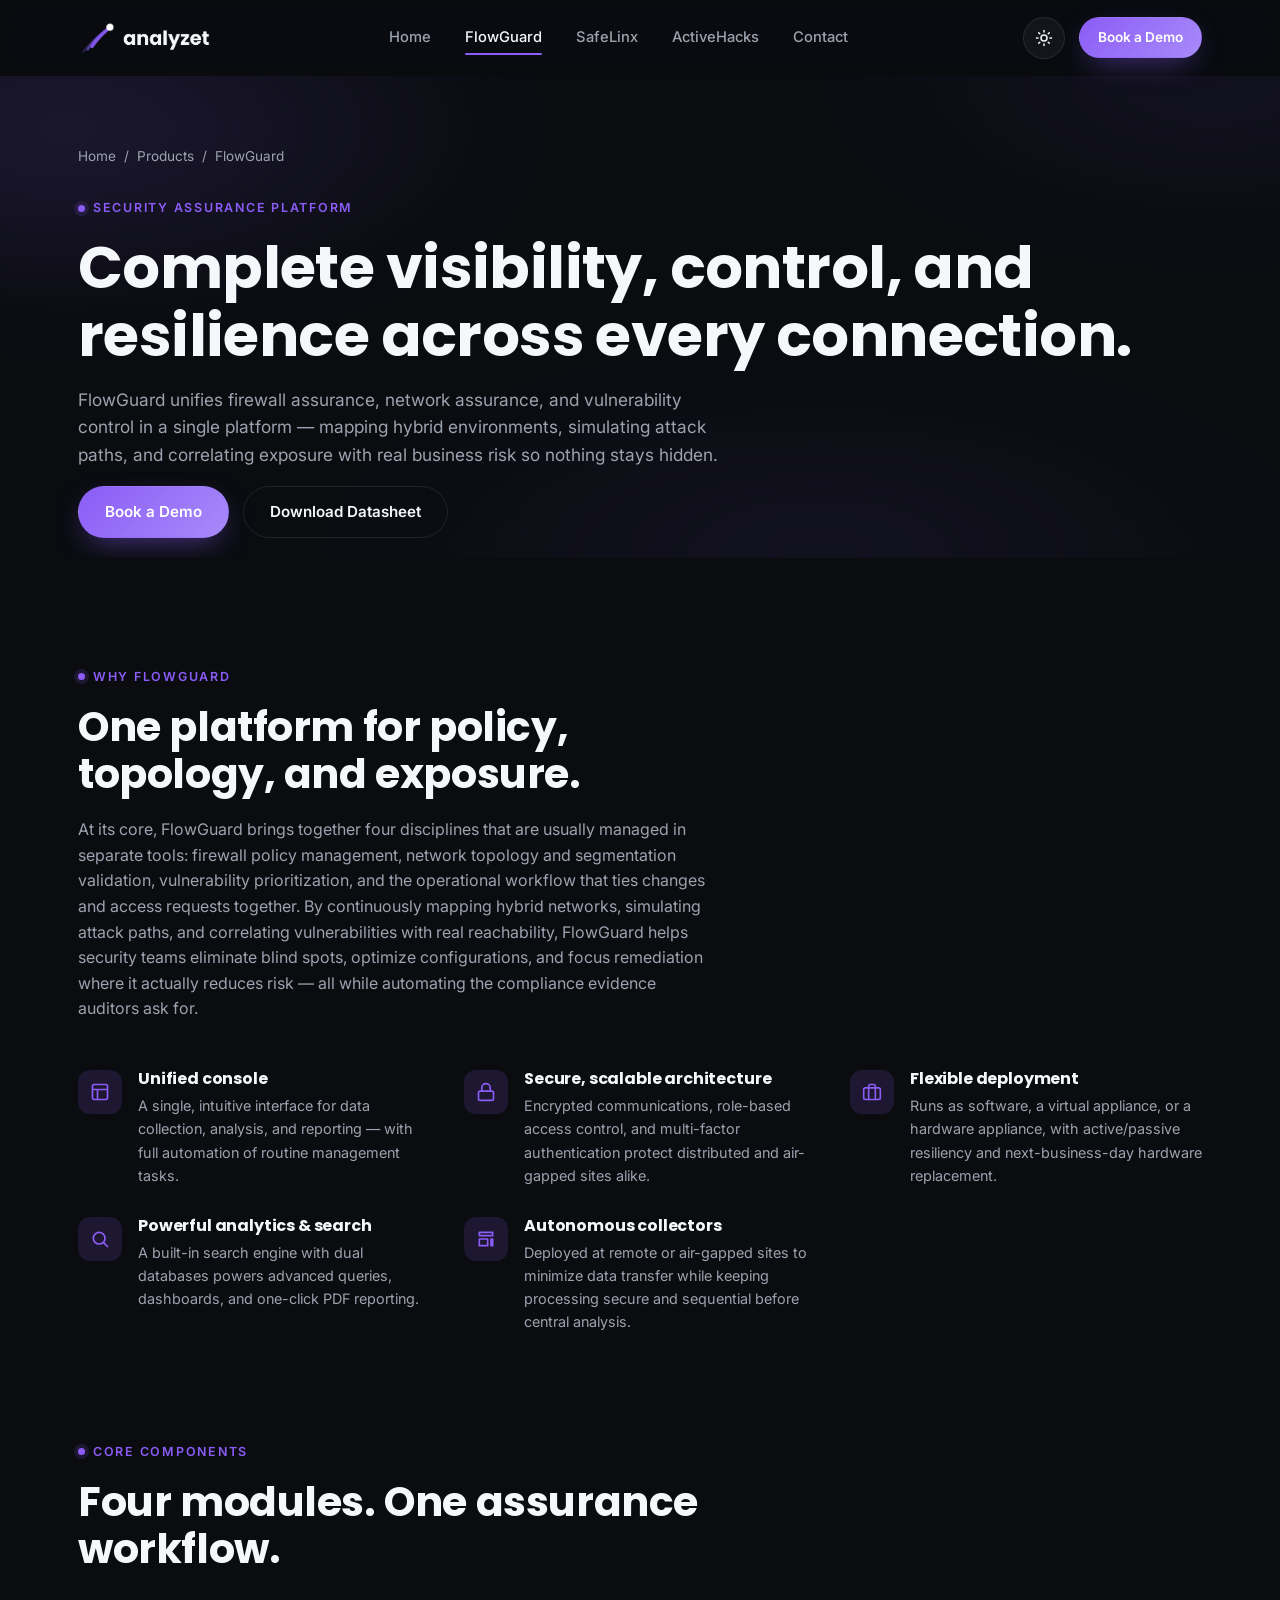
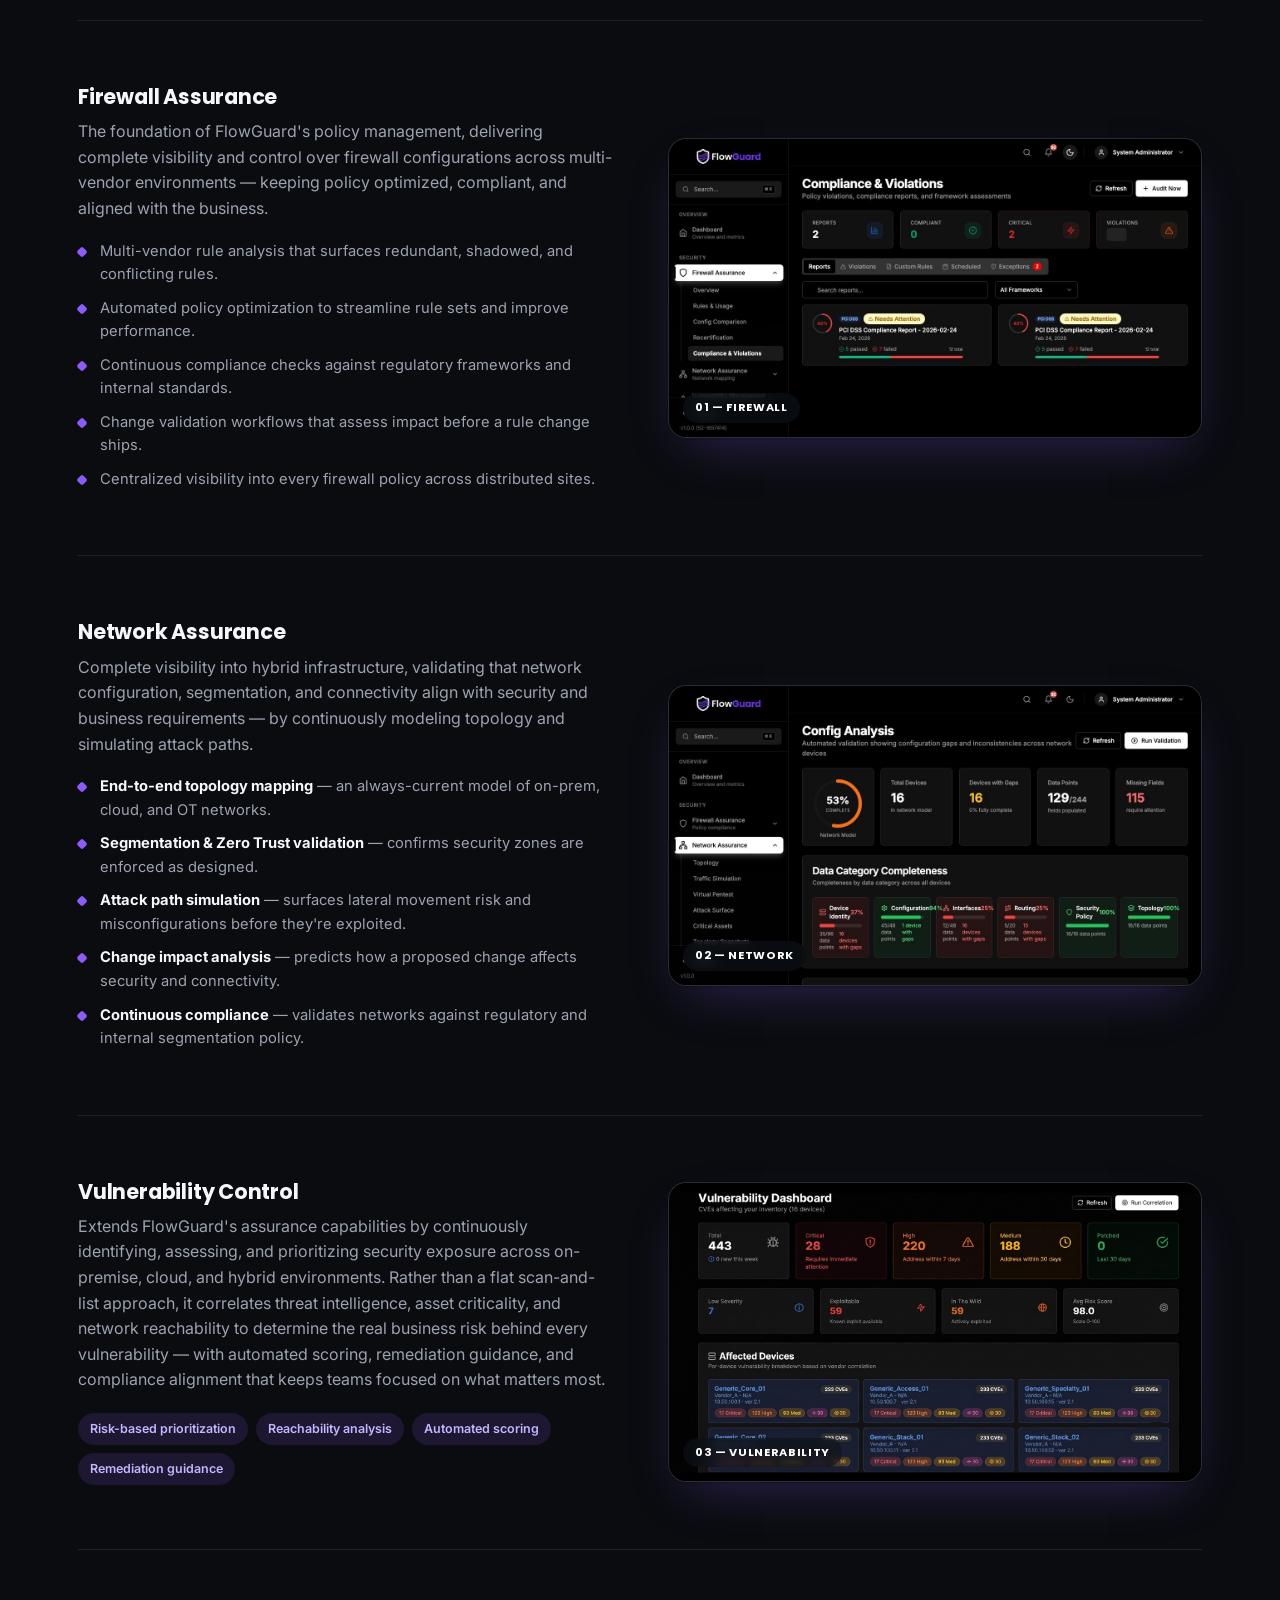
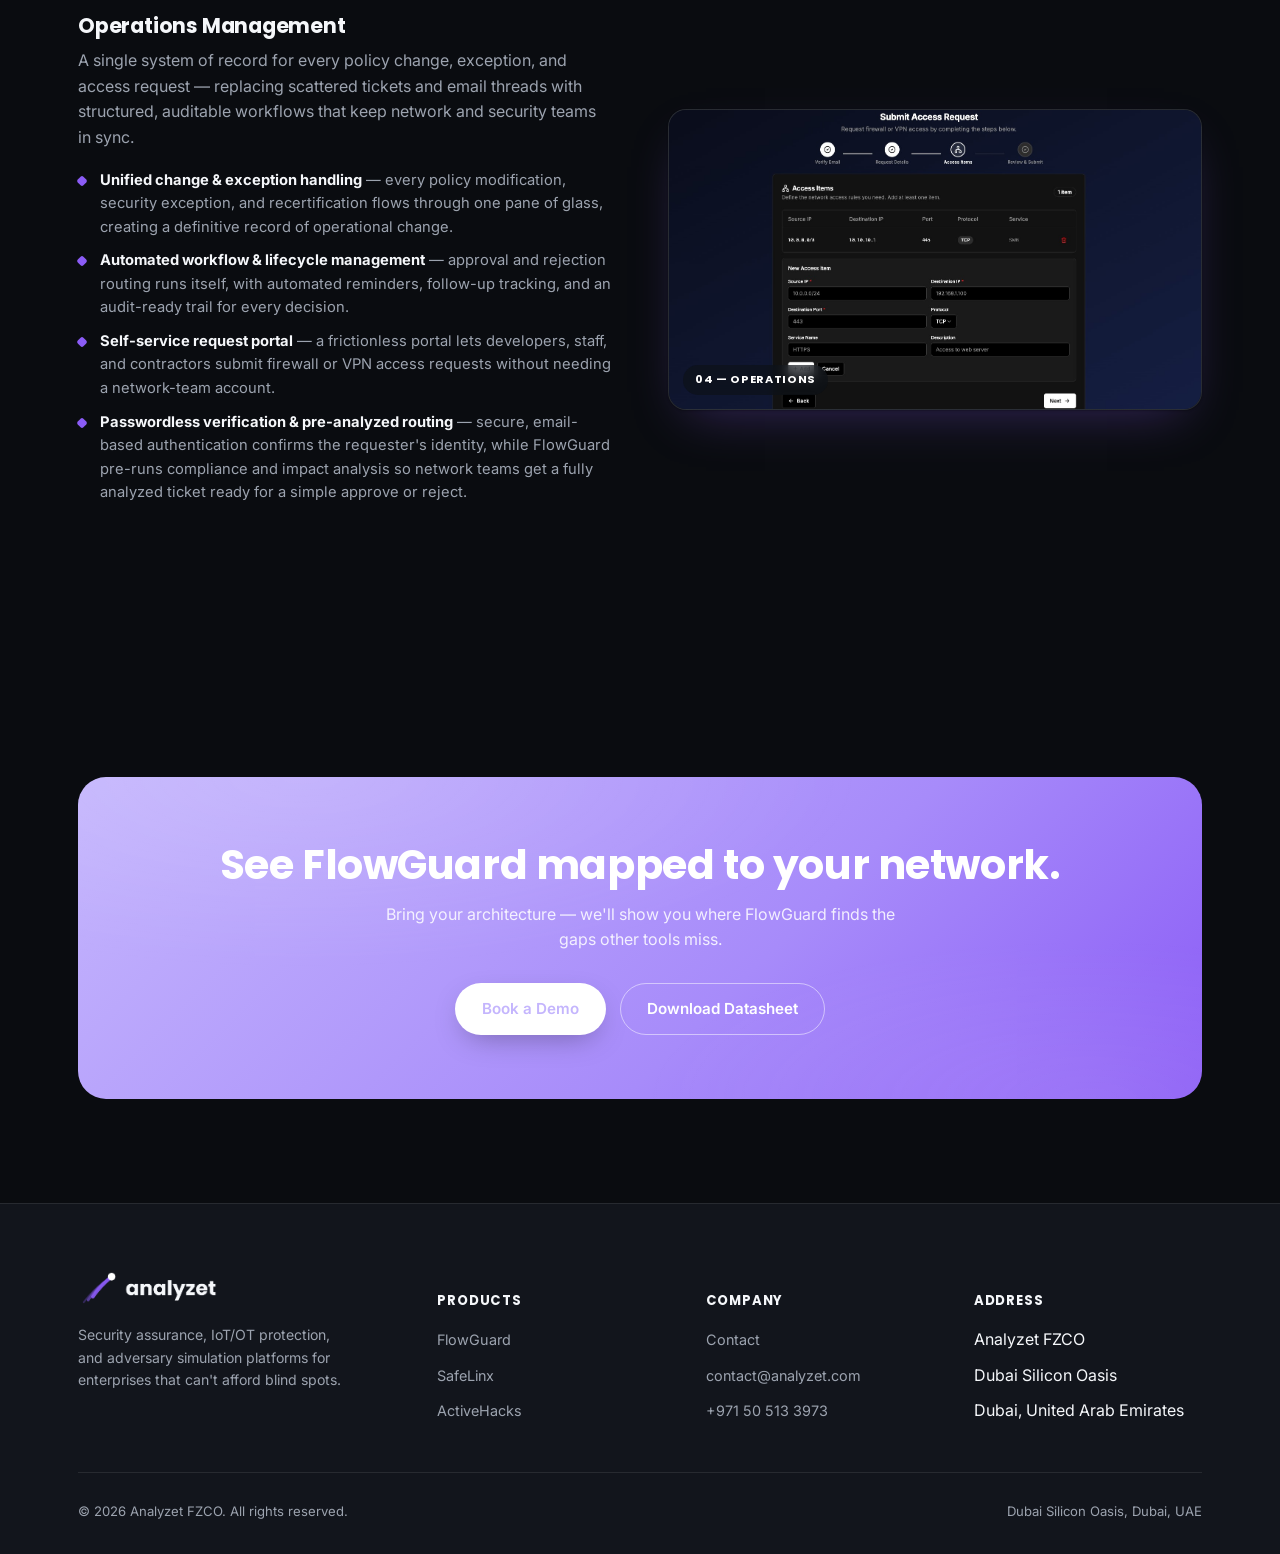
<file: products/flowguard.html>
<!DOCTYPE html>
<html lang="en">
<head>
<!-- Google tag (gtag.js) -->
<script async src="https://www.googletagmanager.com/gtag/js?id=G-9ZR3XM3G55"></script>
<script>
  window.dataLayer = window.dataLayer || [];
  function gtag(){dataLayer.push(arguments);}
  gtag('js', new Date());

  gtag('config', 'G-9ZR3XM3G55');
</script>
<meta charset="UTF-8">
<meta name="viewport" content="width=device-width, initial-scale=1">
<title>FlowGuard — Security Assurance Platform | Analyzet</title>
<meta name="description" content="FlowGuard unifies firewall assurance, network assurance, and vulnerability control into one platform, giving enterprises end-to-end visibility, control, and resilience.">
<link rel="icon" href="../assets/img/favicon.ico" sizes="any">
<link rel="icon" href="../assets/img/icon.svg" type="image/svg+xml">
<link rel="apple-touch-icon" href="../assets/img/icon-192.png">
<link rel="preconnect" href="https://fonts.googleapis.com">
<link rel="preconnect" href="https://fonts.gstatic.com" crossorigin>
<link href="https://fonts.googleapis.com/css2?family=Inter:wght@400;500;600&family=Poppins:wght@600;700&display=swap" rel="stylesheet">
<link rel="stylesheet" href="../assets/css/style.css">
<script src="../assets/js/theme-init.js"></script>
</head>
<body>
<a class="skip-link" href="#main">Skip to content</a>

<header class="site-header">
  <div class="container nav-inner">
    <a class="brand" href="../index.html">
      <img data-logo data-src-light="../assets/img/logo-light.png" data-src-dark="../assets/img/logo-dark.png" src="../assets/img/logo-light.png" alt="Analyzet" width="150" height="42">
    </a>
    <nav class="nav-links">
      <a href="../index.html" data-nav="__home__">Home</a>
      <a href="flowguard.html" data-nav="flowguard" class="active">FlowGuard</a>
      <a href="safelinx.html" data-nav="safelinx">SafeLinx</a>
      <a href="activehacks.html" data-nav="activehacks">ActiveHacks</a>
      <a href="../contact.html" data-nav="contact">Contact</a>
    </nav>
    <div class="nav-right">
      <button class="theme-toggle" type="button" aria-label="Toggle dark mode">
        <svg class="icon-moon" viewBox="0 0 24 24" fill="none" stroke="currentColor" stroke-width="2" stroke-linecap="round" stroke-linejoin="round"><path d="M21 12.79A9 9 0 1 1 11.21 3 7 7 0 0 0 21 12.79z"/></svg>
        <svg class="icon-sun" viewBox="0 0 24 24" fill="none" stroke="currentColor" stroke-width="2" stroke-linecap="round" stroke-linejoin="round"><circle cx="12" cy="12" r="4"/><path d="M12 2v2M12 20v2M4.93 4.93l1.41 1.41M17.66 17.66l1.41 1.41M2 12h2M20 12h2M4.93 19.07l1.41-1.41M17.66 6.34l1.41-1.41"/></svg>
      </button>
      <a class="btn btn-primary btn-sm nav-cta" href="../contact.html">Book a Demo</a>
      <button class="nav-toggle" type="button" aria-label="Menu"><span></span></button>
    </div>
  </div>
</header>

<main id="main">

  <section class="page-hero aurora">
    <div class="container">
      <div class="breadcrumb reveal visible"><a href="../index.html">Home</a><span>/</span><a href="../index.html#products">Products</a><span>/</span><span>FlowGuard</span></div>
      <div class="eyebrow reveal visible">Security Assurance Platform</div>
      <h1 class="reveal visible">Complete visibility, control, and resilience across every connection.</h1>
      <p class="lead reveal visible">FlowGuard unifies firewall assurance, network assurance, and vulnerability control in a single platform — mapping hybrid environments, simulating attack paths, and correlating exposure with real business risk so nothing stays hidden.</p>
      <div class="hero-cta reveal visible">
        <a class="btn btn-primary" href="../contact.html">Book a Demo</a>
        <a class="btn btn-ghost" href="../datasheets/flowguard-datasheet.pdf" target="_blank" rel="noopener">Download Datasheet</a>
      </div>
    </div>
  </section>

  <section>
    <div class="container">
      <div class="section-head left reveal">
        <div class="eyebrow">Why FlowGuard</div>
        <h2>One platform for policy, topology, and exposure.</h2>
        <p style="max-width:760px">At its core, FlowGuard brings together four disciplines that are usually managed in separate tools: firewall policy management, network topology and segmentation validation, vulnerability prioritization, and the operational workflow that ties changes and access requests together. By continuously mapping hybrid networks, simulating attack paths, and correlating vulnerabilities with real reachability, FlowGuard helps security teams eliminate blind spots, optimize configurations, and focus remediation where it actually reduces risk — all while automating the compliance evidence auditors ask for.</p>
      </div>

      <div class="feature-grid reveal-stagger reveal">
        <div class="feature r-item">
          <div class="ico"><svg viewBox="0 0 24 24" fill="none" stroke="currentColor" stroke-width="2" stroke-linecap="round" stroke-linejoin="round"><rect x="3" y="3" width="18" height="18" rx="2"/><path d="M3 9h18M9 21V9"/></svg></div>
          <div><h4>Unified console</h4><p>A single, intuitive interface for data collection, analysis, and reporting — with full automation of routine management tasks.</p></div>
        </div>
        <div class="feature r-item">
          <div class="ico"><svg viewBox="0 0 24 24" fill="none" stroke="currentColor" stroke-width="2" stroke-linecap="round" stroke-linejoin="round"><rect x="3" y="11" width="18" height="11" rx="2"/><path d="M7 11V7a5 5 0 0 1 10 0v4"/></svg></div>
          <div><h4>Secure, scalable architecture</h4><p>Encrypted communications, role-based access control, and multi-factor authentication protect distributed and air-gapped sites alike.</p></div>
        </div>
        <div class="feature r-item">
          <div class="ico"><svg viewBox="0 0 24 24" fill="none" stroke="currentColor" stroke-width="2" stroke-linecap="round" stroke-linejoin="round"><rect x="2" y="7" width="20" height="14" rx="2"/><path d="M16 21V5a2 2 0 0 0-2-2h-4a2 2 0 0 0-2 2v16"/></svg></div>
          <div><h4>Flexible deployment</h4><p>Runs as software, a virtual appliance, or a hardware appliance, with active/passive resiliency and next-business-day hardware replacement.</p></div>
        </div>
        <div class="feature r-item">
          <div class="ico"><svg viewBox="0 0 24 24" fill="none" stroke="currentColor" stroke-width="2" stroke-linecap="round" stroke-linejoin="round"><circle cx="11" cy="11" r="7"/><path d="M21 21l-4.35-4.35"/></svg></div>
          <div><h4>Powerful analytics &amp; search</h4><p>A built-in search engine with dual databases powers advanced queries, dashboards, and one-click PDF reporting.</p></div>
        </div>
        <div class="feature r-item">
          <div class="ico"><svg viewBox="0 0 24 24" fill="none" stroke="currentColor" stroke-width="2" stroke-linecap="round" stroke-linejoin="round"><path d="M4 4h16v4H4zM4 12h10v8H4zM18 12h2v8h-2z"/></svg></div>
          <div><h4>Autonomous collectors</h4><p>Deployed at remote or air-gapped sites to minimize data transfer while keeping processing secure and sequential before central analysis.</p></div>
        </div>
      </div>
    </div>
  </section>

  <section style="padding-top:0">
    <div class="container">
      <div class="section-head left reveal">
        <div class="eyebrow">Core Components</div>
        <h2>Four modules. One assurance workflow.</h2>
      </div>

      <div class="module-row reveal">
        <div class="module-copy">
          <h3>Firewall Assurance</h3>
          <p>The foundation of FlowGuard's policy management, delivering complete visibility and control over firewall configurations across multi-vendor environments — keeping policy optimized, compliant, and aligned with the business.</p>
          <ul>
            <li>Multi-vendor rule analysis that surfaces redundant, shadowed, and conflicting rules.</li>
            <li>Automated policy optimization to streamline rule sets and improve performance.</li>
            <li>Continuous compliance checks against regulatory frameworks and internal standards.</li>
            <li>Change validation workflows that assess impact before a rule change ships.</li>
            <li>Centralized visibility into every firewall policy across distributed sites.</li>
          </ul>
        </div>
        <div class="module-visual">
          <img src="../assets/img/screenshots/flowguard-firewall.jpg" alt="FlowGuard Firewall Assurance dashboard showing policy violations and compliance status" loading="lazy" width="1280" height="720">
          <span class="shot-tag">01 — Firewall</span>
        </div>
      </div>

      <div class="module-row reverse reveal">
        <div class="module-copy">
          <h3>Network Assurance</h3>
          <p>Complete visibility into hybrid infrastructure, validating that network configuration, segmentation, and connectivity align with security and business requirements — by continuously modeling topology and simulating attack paths.</p>
          <ul>
            <li><b style="color:var(--text)">End-to-end topology mapping</b> — an always-current model of on-prem, cloud, and OT networks.</li>
            <li><b style="color:var(--text)">Segmentation &amp; Zero Trust validation</b> — confirms security zones are enforced as designed.</li>
            <li><b style="color:var(--text)">Attack path simulation</b> — surfaces lateral movement risk and misconfigurations before they're exploited.</li>
            <li><b style="color:var(--text)">Change impact analysis</b> — predicts how a proposed change affects security and connectivity.</li>
            <li><b style="color:var(--text)">Continuous compliance</b> — validates networks against regulatory and internal segmentation policy.</li>
          </ul>
        </div>
        <div class="module-visual">
          <img src="../assets/img/screenshots/flowguard-network.jpg" alt="FlowGuard Network Assurance configuration analysis dashboard" loading="lazy" width="1280" height="720">
          <span class="shot-tag">02 — Network</span>
        </div>
      </div>

      <div class="module-row reveal">
        <div class="module-copy">
          <h3>Vulnerability Control</h3>
          <p>Extends FlowGuard's assurance capabilities by continuously identifying, assessing, and prioritizing security exposure across on-premise, cloud, and hybrid environments. Rather than a flat scan-and-list approach, it correlates threat intelligence, asset criticality, and network reachability to determine the real business risk behind every vulnerability — with automated scoring, remediation guidance, and compliance alignment that keeps teams focused on what matters most.</p>
          <div class="chiplist">
            <span class="chip">Risk-based prioritization</span>
            <span class="chip">Reachability analysis</span>
            <span class="chip">Automated scoring</span>
            <span class="chip">Remediation guidance</span>
          </div>
        </div>
        <div class="module-visual">
          <img src="../assets/img/screenshots/flowguard-vulnerability.jpg" alt="FlowGuard Vulnerability Control threat intelligence dashboard" loading="lazy" width="1424" height="801">
          <span class="shot-tag">03 — Vulnerability</span>
        </div>
      </div>

      <div class="module-row reverse reveal">
        <div class="module-copy">
          <h3>Operations Management</h3>
          <p>A single system of record for every policy change, exception, and access request — replacing scattered tickets and email threads with structured, auditable workflows that keep network and security teams in sync.</p>
          <ul>
            <li><b style="color:var(--text)">Unified change &amp; exception handling</b> — every policy modification, security exception, and recertification flows through one pane of glass, creating a definitive record of operational change.</li>
            <li><b style="color:var(--text)">Automated workflow &amp; lifecycle management</b> — approval and rejection routing runs itself, with automated reminders, follow-up tracking, and an audit-ready trail for every decision.</li>
            <li><b style="color:var(--text)">Self-service request portal</b> — a frictionless portal lets developers, staff, and contractors submit firewall or VPN access requests without needing a network-team account.</li>
            <li><b style="color:var(--text)">Passwordless verification &amp; pre-analyzed routing</b> — secure, email-based authentication confirms the requester's identity, while FlowGuard pre-runs compliance and impact analysis so network teams get a fully analyzed ticket ready for a simple approve or reject.</li>
          </ul>
        </div>
        <div class="module-visual">
          <img src="../assets/img/screenshots/flowguard-operations.jpg" alt="FlowGuard Operations Management access request portal" loading="lazy" width="1443" height="809">
          <span class="shot-tag">04 — Operations</span>
        </div>
      </div>
    </div>
  </section>

  <section>
    <div class="container">
      <div class="cta-banner reveal">
        <h2>See FlowGuard mapped to your network.</h2>
        <p>Bring your architecture — we'll show you where FlowGuard finds the gaps other tools miss.</p>
        <div class="hero-cta" style="justify-content:center">
          <a class="btn btn-primary" href="../contact.html">Book a Demo</a>
          <a class="btn btn-ghost" href="../datasheets/flowguard-datasheet.pdf" target="_blank" rel="noopener">Download Datasheet</a>
        </div>
      </div>
    </div>
  </section>

</main>

<footer class="site-footer">
  <div class="container">
    <div class="footer-grid">
      <div class="footer-brand">
        <img data-logo data-src-light="../assets/img/logo-light.png" data-src-dark="../assets/img/logo-dark.png" src="../assets/img/logo-light.png" alt="Analyzet" width="140" height="39">
        <p>Security assurance, IoT/OT protection, and adversary simulation platforms for enterprises that can't afford blind spots.</p>
      </div>
      <div class="footer-col">
        <h5>Products</h5>
        <ul>
          <li><a href="flowguard.html">FlowGuard</a></li>
          <li><a href="safelinx.html">SafeLinx</a></li>
          <li><a href="activehacks.html">ActiveHacks</a></li>
        </ul>
      </div>
      <div class="footer-col">
        <h5>Company</h5>
        <ul>
          <li><a href="../contact.html">Contact</a></li>
          <li><a href="mailto:contact@analyzet.com">contact@analyzet.com</a></li>
          <li><a href="tel:+971505133973">+971 50 513 3973</a></li>
        </ul>
      </div>
      <div class="footer-col">
        <h5>Address</h5>
        <ul>
          <li>Analyzet FZCO</li>
          <li>Dubai Silicon Oasis</li>
          <li>Dubai, United Arab Emirates</li>
        </ul>
      </div>
    </div>
    <div class="footer-bottom">
      <span>© <span data-year></span> Analyzet FZCO. All rights reserved.</span>
      <span>Dubai Silicon Oasis, Dubai, UAE</span>
    </div>
  </div>
</footer>

<script src="../assets/js/main.js"></script>
</body>
</html>
</file>
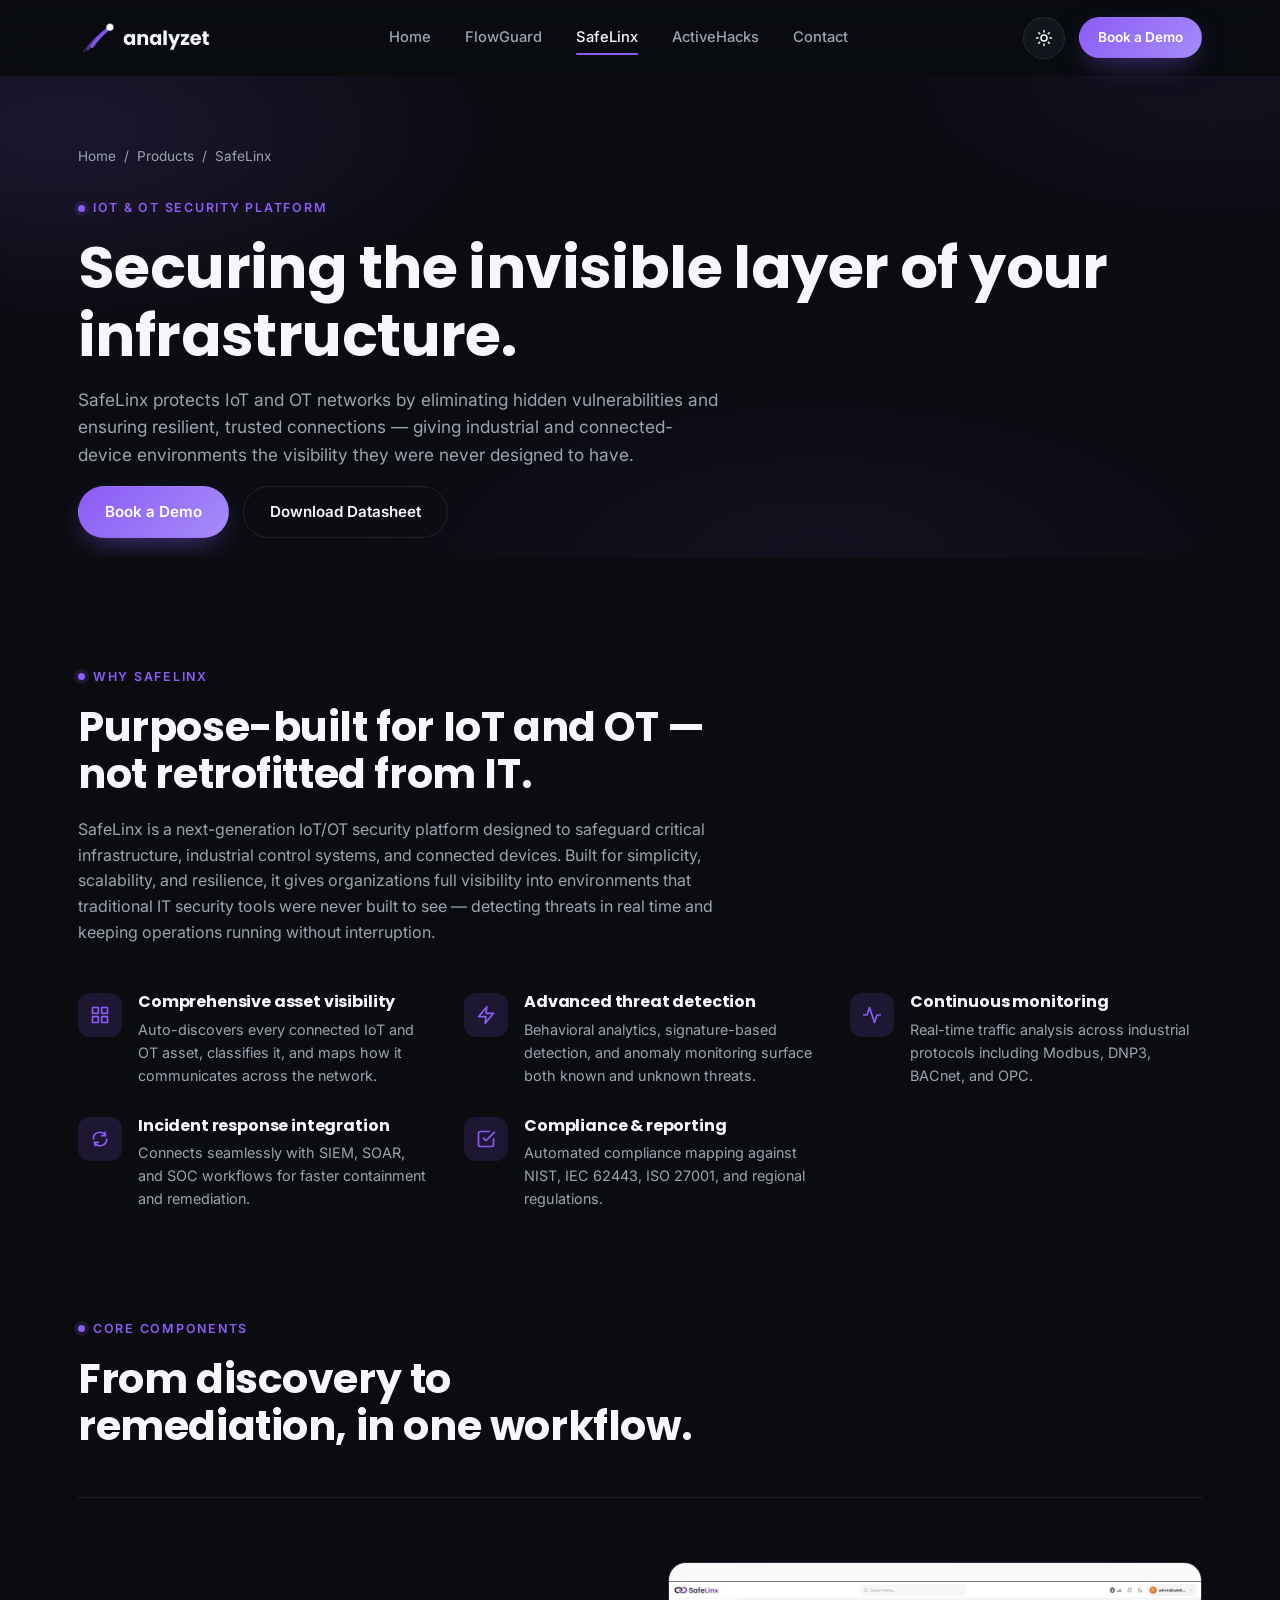
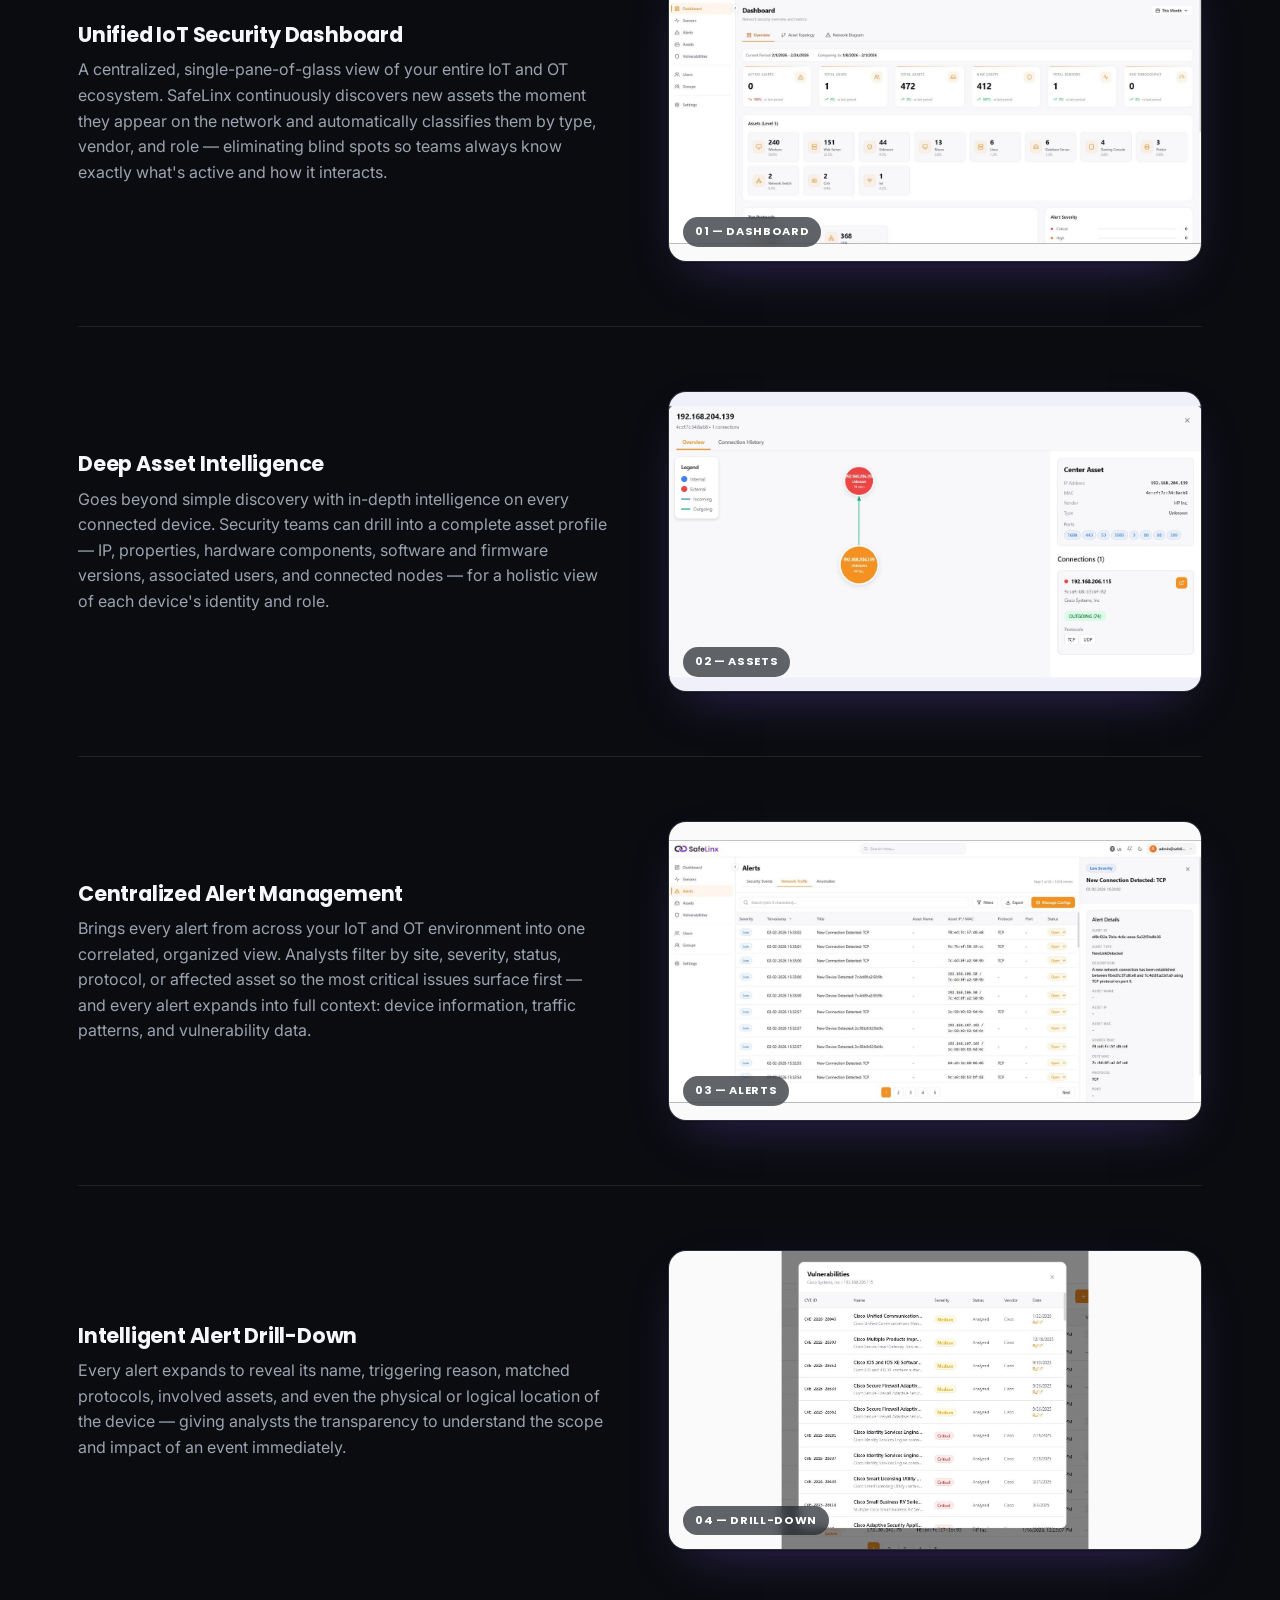
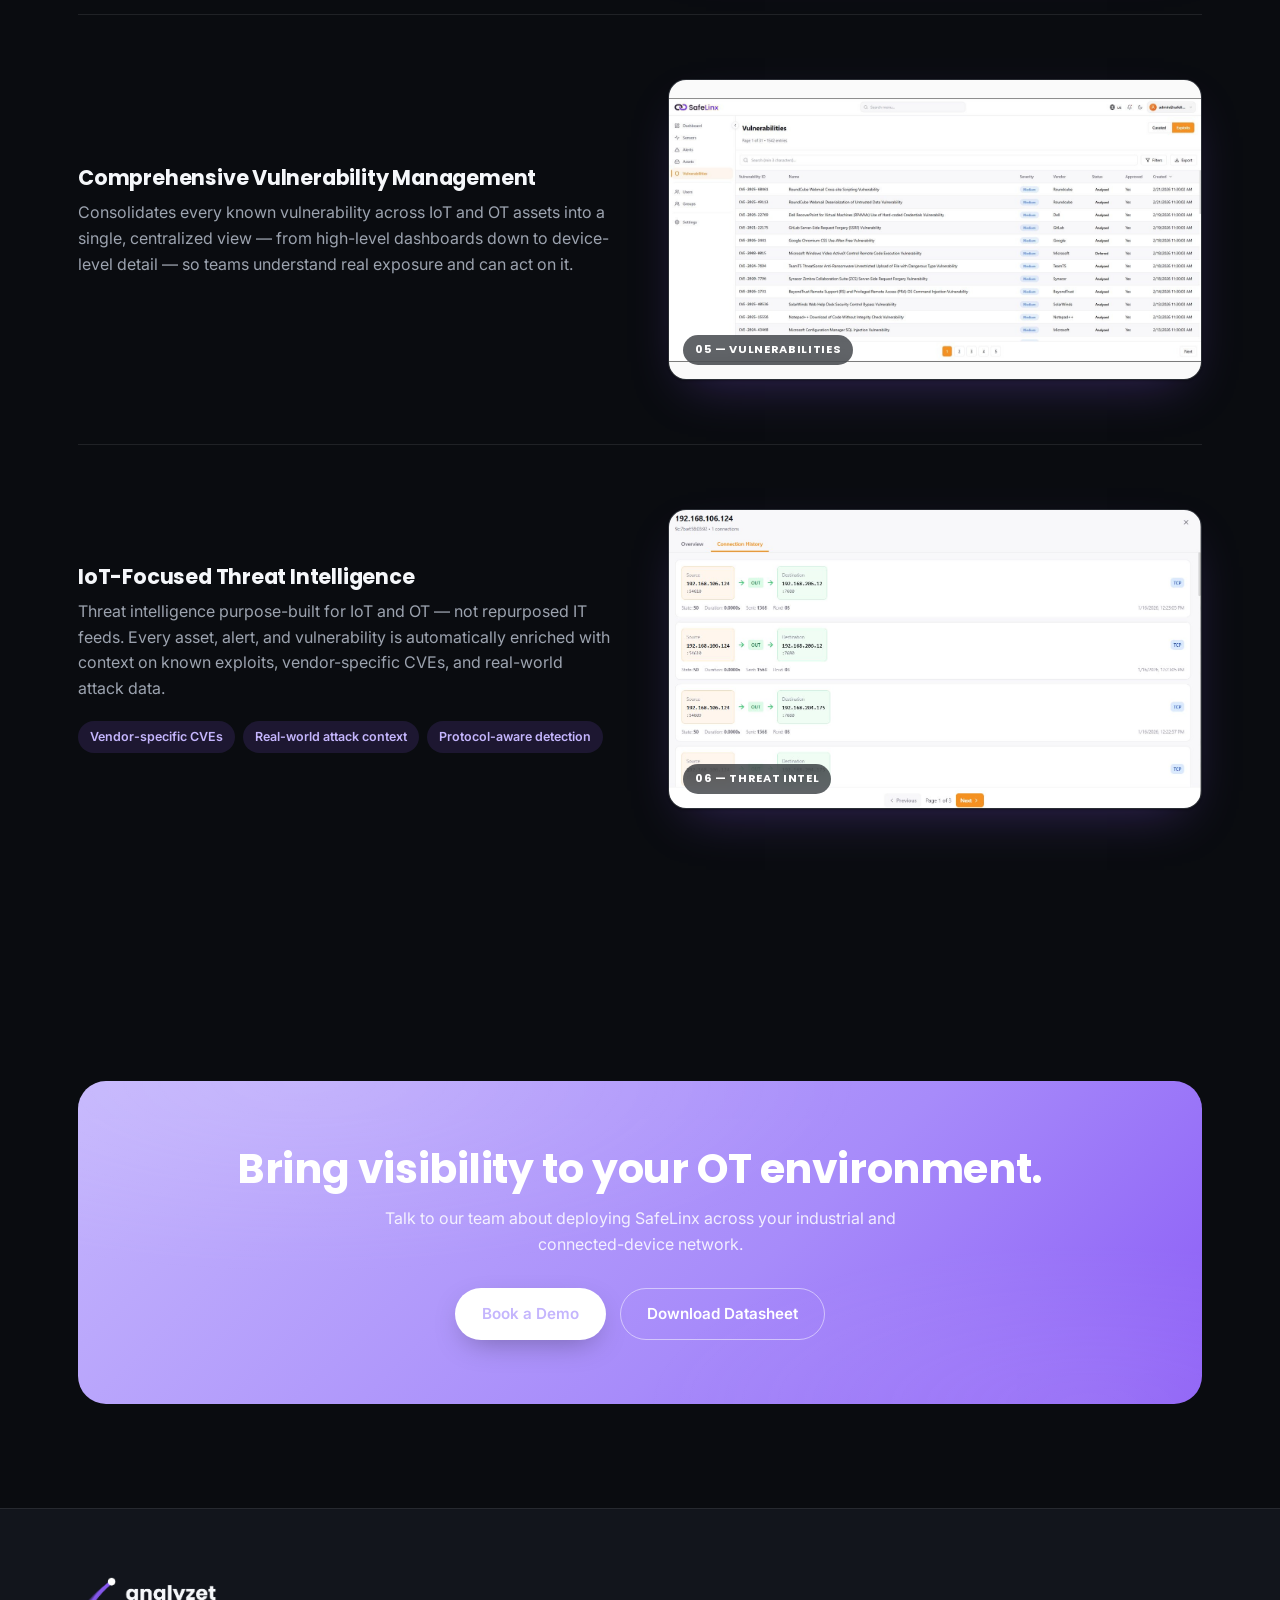
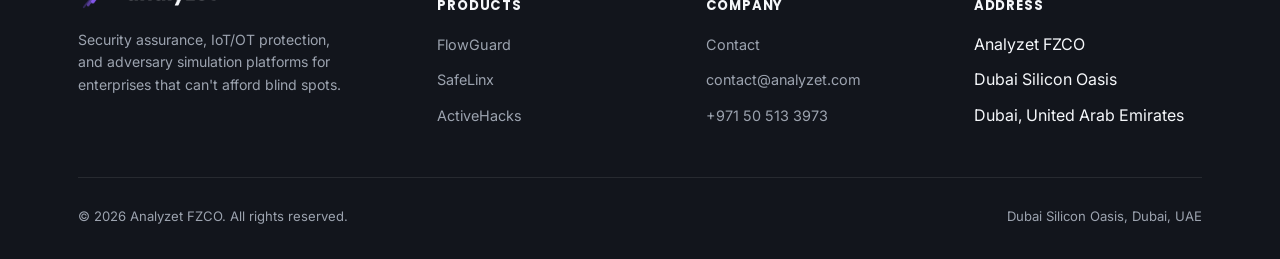
<file: products/safelinx.html>
<!DOCTYPE html>
<html lang="en">
<head>
<!-- Google tag (gtag.js) -->
<script async src="https://www.googletagmanager.com/gtag/js?id=G-9ZR3XM3G55"></script>
<script>
  window.dataLayer = window.dataLayer || [];
  function gtag(){dataLayer.push(arguments);}
  gtag('js', new Date());

  gtag('config', 'G-9ZR3XM3G55');
</script>
<meta charset="UTF-8">
<meta name="viewport" content="width=device-width, initial-scale=1">
<title>SafeLinx — IoT &amp; OT Security Platform | Analyzet</title>
<meta name="description" content="SafeLinx protects IoT and OT networks by eliminating hidden vulnerabilities and ensuring resilient, trusted connections across industrial environments.">
<link rel="icon" href="../assets/img/favicon.ico" sizes="any">
<link rel="icon" href="../assets/img/icon.svg" type="image/svg+xml">
<link rel="apple-touch-icon" href="../assets/img/icon-192.png">
<link rel="preconnect" href="https://fonts.googleapis.com">
<link rel="preconnect" href="https://fonts.gstatic.com" crossorigin>
<link href="https://fonts.googleapis.com/css2?family=Inter:wght@400;500;600&family=Poppins:wght@600;700&display=swap" rel="stylesheet">
<link rel="stylesheet" href="../assets/css/style.css">
<script src="../assets/js/theme-init.js"></script>
</head>
<body>
<a class="skip-link" href="#main">Skip to content</a>

<header class="site-header">
  <div class="container nav-inner">
    <a class="brand" href="../index.html">
      <img data-logo data-src-light="../assets/img/logo-light.png" data-src-dark="../assets/img/logo-dark.png" src="../assets/img/logo-light.png" alt="Analyzet" width="150" height="42">
    </a>
    <nav class="nav-links">
      <a href="../index.html" data-nav="__home__">Home</a>
      <a href="flowguard.html" data-nav="flowguard">FlowGuard</a>
      <a href="safelinx.html" data-nav="safelinx" class="active">SafeLinx</a>
      <a href="activehacks.html" data-nav="activehacks">ActiveHacks</a>
      <a href="../contact.html" data-nav="contact">Contact</a>
    </nav>
    <div class="nav-right">
      <button class="theme-toggle" type="button" aria-label="Toggle dark mode">
        <svg class="icon-moon" viewBox="0 0 24 24" fill="none" stroke="currentColor" stroke-width="2" stroke-linecap="round" stroke-linejoin="round"><path d="M21 12.79A9 9 0 1 1 11.21 3 7 7 0 0 0 21 12.79z"/></svg>
        <svg class="icon-sun" viewBox="0 0 24 24" fill="none" stroke="currentColor" stroke-width="2" stroke-linecap="round" stroke-linejoin="round"><circle cx="12" cy="12" r="4"/><path d="M12 2v2M12 20v2M4.93 4.93l1.41 1.41M17.66 17.66l1.41 1.41M2 12h2M20 12h2M4.93 19.07l1.41-1.41M17.66 6.34l1.41-1.41"/></svg>
      </button>
      <a class="btn btn-primary btn-sm nav-cta" href="../contact.html">Book a Demo</a>
      <button class="nav-toggle" type="button" aria-label="Menu"><span></span></button>
    </div>
  </div>
</header>

<main id="main">

  <section class="page-hero aurora">
    <div class="container">
      <div class="breadcrumb reveal visible"><a href="../index.html">Home</a><span>/</span><a href="../index.html#products">Products</a><span>/</span><span>SafeLinx</span></div>
      <div class="eyebrow reveal visible">IoT &amp; OT Security Platform</div>
      <h1 class="reveal visible">Securing the invisible layer of your infrastructure.</h1>
      <p class="lead reveal visible">SafeLinx protects IoT and OT networks by eliminating hidden vulnerabilities and ensuring resilient, trusted connections — giving industrial and connected-device environments the visibility they were never designed to have.</p>
      <div class="hero-cta reveal visible">
        <a class="btn btn-primary" href="../contact.html">Book a Demo</a>
        <a class="btn btn-ghost" href="../datasheets/safelinx-datasheet.pdf" target="_blank" rel="noopener">Download Datasheet</a>
      </div>
    </div>
  </section>

  <section>
    <div class="container">
      <div class="section-head left reveal">
        <div class="eyebrow">Why SafeLinx</div>
        <h2>Purpose-built for IoT and OT — not retrofitted from IT.</h2>
        <p style="max-width:760px">SafeLinx is a next-generation IoT/OT security platform designed to safeguard critical infrastructure, industrial control systems, and connected devices. Built for simplicity, scalability, and resilience, it gives organizations full visibility into environments that traditional IT security tools were never built to see — detecting threats in real time and keeping operations running without interruption.</p>
      </div>

      <div class="feature-grid reveal-stagger reveal">
        <div class="feature r-item">
          <div class="ico"><svg viewBox="0 0 24 24" fill="none" stroke="currentColor" stroke-width="2" stroke-linecap="round" stroke-linejoin="round"><rect x="3" y="3" width="7" height="7"/><rect x="14" y="3" width="7" height="7"/><rect x="14" y="14" width="7" height="7"/><rect x="3" y="14" width="7" height="7"/></svg></div>
          <div><h4>Comprehensive asset visibility</h4><p>Auto-discovers every connected IoT and OT asset, classifies it, and maps how it communicates across the network.</p></div>
        </div>
        <div class="feature r-item">
          <div class="ico"><svg viewBox="0 0 24 24" fill="none" stroke="currentColor" stroke-width="2" stroke-linecap="round" stroke-linejoin="round"><path d="M13 2L3 14h9l-1 8 10-12h-9l1-8z"/></svg></div>
          <div><h4>Advanced threat detection</h4><p>Behavioral analytics, signature-based detection, and anomaly monitoring surface both known and unknown threats.</p></div>
        </div>
        <div class="feature r-item">
          <div class="ico"><svg viewBox="0 0 24 24" fill="none" stroke="currentColor" stroke-width="2" stroke-linecap="round" stroke-linejoin="round"><path d="M22 12h-4l-3 9L9 3l-3 9H2"/></svg></div>
          <div><h4>Continuous monitoring</h4><p>Real-time traffic analysis across industrial protocols including Modbus, DNP3, BACnet, and OPC.</p></div>
        </div>
        <div class="feature r-item">
          <div class="ico"><svg viewBox="0 0 24 24" fill="none" stroke="currentColor" stroke-width="2" stroke-linecap="round" stroke-linejoin="round"><path d="M4 12a8 8 0 0 1 14.93-4M20 12a8 8 0 0 1-14.93 4"/><path d="M18 4v4h-4M6 20v-4h4"/></svg></div>
          <div><h4>Incident response integration</h4><p>Connects seamlessly with SIEM, SOAR, and SOC workflows for faster containment and remediation.</p></div>
        </div>
        <div class="feature r-item">
          <div class="ico"><svg viewBox="0 0 24 24" fill="none" stroke="currentColor" stroke-width="2" stroke-linecap="round" stroke-linejoin="round"><path d="M9 11l3 3L22 4"/><path d="M21 12v7a2 2 0 0 1-2 2H5a2 2 0 0 1-2-2V5a2 2 0 0 1 2-2h11"/></svg></div>
          <div><h4>Compliance &amp; reporting</h4><p>Automated compliance mapping against NIST, IEC 62443, ISO 27001, and regional regulations.</p></div>
        </div>
      </div>
    </div>
  </section>

  <section style="padding-top:0">
    <div class="container">
      <div class="section-head left reveal">
        <div class="eyebrow">Core Components</div>
        <h2>From discovery to remediation, in one workflow.</h2>
      </div>

      <div class="module-row reveal">
        <div class="module-copy">
          <h3>Unified IoT Security Dashboard</h3>
          <p>A centralized, single-pane-of-glass view of your entire IoT and OT ecosystem. SafeLinx continuously discovers new assets the moment they appear on the network and automatically classifies them by type, vendor, and role — eliminating blind spots so teams always know exactly what's active and how it interacts.</p>
        </div>
        <div class="module-visual"><img src="../assets/img/screenshots/safelinx-dashboard.jpg" alt="SafeLinx unified IoT security dashboard" loading="lazy" width="1400" height="788"><span class="shot-tag">01 — Dashboard</span></div>
      </div>

      <div class="module-row reverse reveal">
        <div class="module-copy">
          <h3>Deep Asset Intelligence</h3>
          <p>Goes beyond simple discovery with in-depth intelligence on every connected device. Security teams can drill into a complete asset profile — IP, properties, hardware components, software and firmware versions, associated users, and connected nodes — for a holistic view of each device's identity and role.</p>
        </div>
        <div class="module-visual"><img src="../assets/img/screenshots/safelinx-assets.jpg" alt="SafeLinx deep asset intelligence and network map view" loading="lazy" width="1397" height="786"><span class="shot-tag">02 — Assets</span></div>
      </div>

      <div class="module-row reveal">
        <div class="module-copy">
          <h3>Centralized Alert Management</h3>
          <p>Brings every alert from across your IoT and OT environment into one correlated, organized view. Analysts filter by site, severity, status, protocol, or affected asset so the most critical issues surface first — and every alert expands into full context: device information, traffic patterns, and vulnerability data.</p>
        </div>
        <div class="module-visual"><img src="../assets/img/screenshots/safelinx-alerts.jpg" alt="SafeLinx centralized alert management view" loading="lazy" width="1400" height="788"><span class="shot-tag">03 — Alerts</span></div>
      </div>

      <div class="module-row reverse reveal">
        <div class="module-copy">
          <h3>Intelligent Alert Drill-Down</h3>
          <p>Every alert expands to reveal its name, triggering reason, matched protocols, involved assets, and even the physical or logical location of the device — giving analysts the transparency to understand the scope and impact of an event immediately.</p>
        </div>
        <div class="module-visual"><img src="../assets/img/screenshots/safelinx-drilldown.jpg" alt="SafeLinx intelligent alert drill-down detail view" loading="lazy" width="1509" height="849"><span class="shot-tag">04 — Drill-down</span></div>
      </div>

      <div class="module-row reveal">
        <div class="module-copy">
          <h3>Comprehensive Vulnerability Management</h3>
          <p>Consolidates every known vulnerability across IoT and OT assets into a single, centralized view — from high-level dashboards down to device-level detail — so teams understand real exposure and can act on it.</p>
        </div>
        <div class="module-visual"><img src="../assets/img/screenshots/safelinx-vulnerabilities.jpg" alt="SafeLinx vulnerability management list view" loading="lazy" width="1400" height="788"><span class="shot-tag">05 — Vulnerabilities</span></div>
      </div>

      <div class="module-row reverse reveal">
        <div class="module-copy">
          <h3>IoT-Focused Threat Intelligence</h3>
          <p>Threat intelligence purpose-built for IoT and OT — not repurposed IT feeds. Every asset, alert, and vulnerability is automatically enriched with context on known exploits, vendor-specific CVEs, and real-world attack data.</p>
          <div class="chiplist">
            <span class="chip">Vendor-specific CVEs</span>
            <span class="chip">Real-world attack context</span>
            <span class="chip">Protocol-aware detection</span>
          </div>
        </div>
        <div class="module-visual"><img src="../assets/img/screenshots/safelinx-threatintel.jpg" alt="SafeLinx IoT-focused threat intelligence view" loading="lazy" width="1397" height="796"><span class="shot-tag">06 — Threat Intel</span></div>
      </div>
    </div>
  </section>

  <section>
    <div class="container">
      <div class="cta-banner reveal">
        <h2>Bring visibility to your OT environment.</h2>
        <p>Talk to our team about deploying SafeLinx across your industrial and connected-device network.</p>
        <div class="hero-cta" style="justify-content:center">
          <a class="btn btn-primary" href="../contact.html">Book a Demo</a>
          <a class="btn btn-ghost" href="../datasheets/safelinx-datasheet.pdf" target="_blank" rel="noopener">Download Datasheet</a>
        </div>
      </div>
    </div>
  </section>

</main>

<footer class="site-footer">
  <div class="container">
    <div class="footer-grid">
      <div class="footer-brand">
        <img data-logo data-src-light="../assets/img/logo-light.png" data-src-dark="../assets/img/logo-dark.png" src="../assets/img/logo-light.png" alt="Analyzet" width="140" height="39">
        <p>Security assurance, IoT/OT protection, and adversary simulation platforms for enterprises that can't afford blind spots.</p>
      </div>
      <div class="footer-col">
        <h5>Products</h5>
        <ul>
          <li><a href="flowguard.html">FlowGuard</a></li>
          <li><a href="safelinx.html">SafeLinx</a></li>
          <li><a href="activehacks.html">ActiveHacks</a></li>
        </ul>
      </div>
      <div class="footer-col">
        <h5>Company</h5>
        <ul>
          <li><a href="../contact.html">Contact</a></li>
          <li><a href="mailto:contact@analyzet.com">contact@analyzet.com</a></li>
          <li><a href="tel:+971505133973">+971 50 513 3973</a></li>
        </ul>
      </div>
      <div class="footer-col">
        <h5>Address</h5>
        <ul>
          <li>Analyzet FZCO</li>
          <li>Dubai Silicon Oasis</li>
          <li>Dubai, United Arab Emirates</li>
        </ul>
      </div>
    </div>
    <div class="footer-bottom">
      <span>© <span data-year></span> Analyzet FZCO. All rights reserved.</span>
      <span>Dubai Silicon Oasis, Dubai, UAE</span>
    </div>
  </div>
</footer>

<script src="../assets/js/main.js"></script>
</body>
</html>
</file>
<file: assets/css/style.css>
/* =========================================================
   Analyzet — Design System
   Brand: Poppins (display) + Inter (body), Violet #8B5CF6
   ========================================================= */

:root{
  --bg:#FFFFFF;
  --bg-alt:#F3F4F6;
  --surface:#FFFFFF;
  --surface-2:#F9F7FF;
  --text:#0D1117;
  --text-muted:#5B6472;
  --border:#E5E7EB;
  --accent:#8B5CF6;
  --accent-2:#5B21B6;
  --accent-strong:#3B1E7A;
  --accent-tint:#EDE9FE;
  --accent-tint-2:#C4B5FD;
  --success:#16A34A;
  --shadow: 0 1px 2px rgba(13,17,23,.04), 0 12px 32px -12px rgba(59,30,122,.12);
  --shadow-lg: 0 24px 60px -20px rgba(59,30,122,.22);
  --radius:18px;
  --radius-sm:12px;
  --maxw:1180px;
  --nav-h:76px;
  color-scheme: light;
}

html[data-theme="dark"]{
  --bg:#0A0C10;
  --bg-alt:#12151C;
  --surface:#12151C;
  --surface-2:#161A23;
  --text:#F5F7FA;
  --text-muted:#9CA3AF;
  --border:rgba(255,255,255,.09);
  --accent:#8B5CF6;
  --accent-2:#A78BFA;
  --accent-strong:#C4B5FD;
  --accent-tint:rgba(139,92,246,.14);
  --accent-tint-2:rgba(139,92,246,.28);
  --shadow: 0 1px 2px rgba(0,0,0,.3), 0 20px 50px -20px rgba(139,92,246,.35);
  --shadow-lg: 0 30px 80px -20px rgba(139,92,246,.45);
  color-scheme: dark;
}

*,*::before,*::after{ box-sizing:border-box; }
html{ scroll-behavior:smooth; }
@media (prefers-reduced-motion: reduce){
  html{ scroll-behavior:auto; }
  *,*::before,*::after{ animation-duration:.001ms !important; animation-iteration-count:1 !important; transition-duration:.001ms !important; scroll-behavior:auto !important; }
}

body{
  margin:0;
  background:var(--bg);
  color:var(--text);
  font-family:"Inter",-apple-system,BlinkMacSystemFont,"Segoe UI",sans-serif;
  font-size:16px;
  line-height:1.6;
  -webkit-font-smoothing:antialiased;
  transition:background-color .4s ease, color .4s ease;
  overflow-x:hidden;
}

h1,h2,h3,h4{
  font-family:"Poppins",sans-serif;
  font-weight:700;
  line-height:1.15;
  margin:0 0 .5em;
  letter-spacing:-.01em;
}
h1{ font-size:clamp(2.4rem, 4.6vw, 4rem); }
h2{ font-size:clamp(1.8rem, 3.2vw, 2.6rem); }
h3{ font-size:1.3rem; }
p{ margin:0 0 1em; color:var(--text-muted); }
a{ color:inherit; text-decoration:none; }
img{ max-width:100%; display:block; }
ul{ margin:0; padding:0; list-style:none; }

.container{ max-width:var(--maxw); margin:0 auto; padding:0 28px; }
.eyebrow{
  display:inline-flex; align-items:center; gap:8px;
  font-size:.78rem; font-weight:600; letter-spacing:.14em; text-transform:uppercase;
  color:var(--accent); margin-bottom:16px;
}
.eyebrow::before{
  content:""; width:7px; height:7px; border-radius:50%;
  background:var(--accent); box-shadow:0 0 0 4px var(--accent-tint);
}

/* ---------- buttons ---------- */
.btn{
  display:inline-flex; align-items:center; justify-content:center; gap:8px;
  padding:13px 26px; border-radius:999px; font-weight:600; font-size:.95rem;
  border:1px solid transparent; cursor:pointer; white-space:nowrap;
  transition:transform .25s cubic-bezier(.2,.8,.2,1), box-shadow .25s, background-color .25s, color .25s, border-color .25s;
  font-family:"Inter",sans-serif;
}
.btn:active{ transform:scale(.97); }
.btn-primary{
  background:linear-gradient(135deg,var(--accent),var(--accent-2));
  color:#fff; box-shadow:0 10px 30px -10px rgba(139,92,246,.6);
}
.btn-primary:hover{ transform:translateY(-2px); box-shadow:0 16px 36px -10px rgba(139,92,246,.75); }
.btn-ghost{ background:transparent; color:var(--text); border-color:var(--border); }
.btn-ghost:hover{ border-color:var(--accent); color:var(--accent); transform:translateY(-2px); }
.btn-sm{ padding:9px 18px; font-size:.85rem; }

/* ---------- header ---------- */
.site-header{
  position:sticky; top:0; z-index:100; height:var(--nav-h);
  display:flex; align-items:center;
  background:var(--bg);
  background:color-mix(in srgb, var(--bg) 78%, transparent);
  backdrop-filter:blur(16px) saturate(140%);
  -webkit-backdrop-filter:blur(16px) saturate(140%);
  border-bottom:1px solid transparent;
  transition:border-color .3s ease, background-color .3s ease;
}
.site-header.scrolled{ border-bottom-color:var(--border); }
.nav-inner{ display:flex; align-items:center; justify-content:space-between; width:100%; }
.brand{ display:flex; align-items:center; }
.brand img{ height:38px; width:auto; }
.nav-links{ display:flex; align-items:center; gap:34px; }
.nav-links a{
  font-size:.92rem; font-weight:500; color:var(--text-muted);
  position:relative; padding:6px 0; transition:color .2s;
}
.nav-links a::after{
  content:""; position:absolute; left:0; right:100%; bottom:0; height:2px;
  background:var(--accent); transition:right .28s cubic-bezier(.2,.8,.2,1);
  border-radius:2px;
}
.nav-links a:hover, .nav-links a.active{ color:var(--text); }
.nav-links a:hover::after, .nav-links a.active::after{ right:0; }
.nav-right{ display:flex; align-items:center; gap:14px; }

.theme-toggle{
  width:42px; height:42px; border-radius:50%; border:1px solid var(--border);
  background:var(--surface); display:flex; align-items:center; justify-content:center;
  cursor:pointer; position:relative; color:var(--text);
  transition:border-color .25s, transform .25s;
}
.theme-toggle:hover{ border-color:var(--accent); transform:translateY(-2px); }
.theme-toggle svg{ width:18px; height:18px; }
.theme-toggle .icon-sun{ display:none; }
html[data-theme="dark"] .theme-toggle .icon-moon{ display:none; }
html[data-theme="dark"] .theme-toggle .icon-sun{ display:block; }

.nav-toggle{
  display:none; width:42px; height:42px; border-radius:50%; border:1px solid var(--border);
  background:var(--surface); align-items:center; justify-content:center; cursor:pointer;
}
.nav-toggle span, .nav-toggle span::before, .nav-toggle span::after{
  content:""; display:block; width:18px; height:2px; background:var(--text); position:relative; transition:.25s;
}
.nav-toggle span::before{ position:absolute; top:-6px; }
.nav-toggle span::after{ position:absolute; top:6px; }

@media (max-width: 880px){
  .nav-links{
    position:fixed; inset:var(--nav-h) 0 auto 0; flex-direction:column; align-items:flex-start;
    background:var(--bg); border-bottom:1px solid var(--border);
    padding:20px 28px 28px; gap:18px; transform:translateY(-8px); opacity:0; pointer-events:none;
    transition:opacity .25s, transform .25s;
  }
  .nav-links.open{ opacity:1; transform:translateY(0); pointer-events:auto; }
  .nav-toggle{ display:flex; }
  .nav-cta{ display:none; }
}

/* ---------- hero / aurora background ---------- */
.aurora{
  position:relative; overflow:hidden; isolation:isolate;
}
.aurora::before{
  content:""; position:absolute; inset:-20%; z-index:-1;
  background:
    radial-gradient(38% 42% at 18% 22%, var(--accent-tint-2) 0%, transparent 70%),
    radial-gradient(32% 36% at 82% 15%, var(--accent-tint) 0%, transparent 70%),
    radial-gradient(40% 40% at 60% 85%, var(--accent-tint) 0%, transparent 72%);
  filter:blur(40px);
  animation:drift 22s ease-in-out infinite alternate;
  opacity:.9;
}
html[data-theme="dark"] .aurora::before{ opacity:.55; }
@keyframes drift{
  0%{ transform:translate3d(0,0,0) scale(1); }
  100%{ transform:translate3d(2%, -3%, 0) scale(1.08); }
}

.hero{ padding:96px 0 88px; }
.hero-grid{ display:grid; grid-template-columns:1.1fr .9fr; gap:56px; align-items:center; }
.hero h1{ margin-bottom:22px; }
.hero .lead{ font-size:1.15rem; max-width:520px; margin-bottom:36px; }
.hero-cta{ display:flex; gap:14px; flex-wrap:wrap; }

.hero-visual{
  position:relative; aspect-ratio:1/1; border-radius:28px;
  background:linear-gradient(155deg, var(--surface-2), var(--surface));
  border:1px solid var(--border); box-shadow:var(--shadow-lg);
  display:flex; align-items:center; justify-content:center; overflow:hidden;
}
.hero-visual .glow-orb{
  position:absolute; top:50%; left:50%; width:60%; aspect-ratio:1/1; border-radius:50%;
  transform:translate(-50%,-50%);
  background:radial-gradient(circle at 35% 30%, var(--accent) 0%, transparent 68%);
  filter:blur(10px); opacity:.55; animation:pulse 6s ease-in-out infinite;
}
@keyframes pulse{ 0%,100%{ transform:scale(1); opacity:.5;} 50%{ transform:scale(1.12); opacity:.75;} }
.hero-visual img{ width:52%; position:relative; z-index:1; filter:drop-shadow(0 20px 40px rgba(59,30,122,.35)); }

@media (max-width: 920px){
  .hero-grid{ grid-template-columns:1fr; }
  .hero-visual{ max-width:340px; margin:0 auto; }
}

/* ---------- stats ---------- */
.stats{ padding:50px 0; border-top:1px solid var(--border); border-bottom:1px solid var(--border); }
.stats-grid{ display:grid; grid-template-columns:repeat(4,1fr); gap:24px; text-align:center; }
.stat b{ display:block; font-family:"Poppins",sans-serif; font-size:clamp(1.6rem,3vw,2.2rem); color:var(--text); }
.stat span{ font-size:.85rem; color:var(--text-muted); }
@media (max-width:760px){ .stats-grid{ grid-template-columns:repeat(2,1fr); } }

/* ---------- sections ---------- */
section{ padding:104px 0; }
.section-head{ max-width:640px; margin:0 auto 56px; text-align:center; }
.section-head.left{ margin:0 0 48px; text-align:left; }

/* ---------- product cards ---------- */
.cards-grid{ display:grid; grid-template-columns:repeat(3,1fr); gap:26px; }
@media (max-width:980px){ .cards-grid{ grid-template-columns:1fr; } }

.card{
  position:relative; padding:34px 30px; border-radius:var(--radius);
  background:var(--surface); border:1px solid var(--border);
  box-shadow:var(--shadow); overflow:hidden;
  transition:transform .35s cubic-bezier(.2,.8,.2,1), box-shadow .35s, border-color .35s;
}
.card::before{
  content:""; position:absolute; inset:0; border-radius:inherit; padding:1px;
  background:linear-gradient(135deg, var(--accent), transparent 40%);
  -webkit-mask:linear-gradient(#000 0 0) content-box, linear-gradient(#000 0 0);
  -webkit-mask-composite:xor; mask-composite:exclude;
  opacity:0; transition:opacity .35s;
}
.card:hover{ transform:translateY(-6px); box-shadow:var(--shadow-lg); border-color:transparent; }
.card:hover::before{ opacity:1; }
.card .tag{
  display:inline-block; font-size:.72rem; font-weight:700; letter-spacing:.08em; text-transform:uppercase;
  color:var(--accent); background:var(--accent-tint); padding:5px 12px; border-radius:999px; margin-bottom:18px;
}
.card h3{ margin-bottom:10px; }
.card p{ font-size:.94rem; margin-bottom:22px; }
.card .card-link{ font-weight:600; font-size:.9rem; color:var(--text); display:inline-flex; align-items:center; gap:6px; }
.card .card-link svg{ width:14px; height:14px; transition:transform .25s; }
.card:hover .card-link svg{ transform:translateX(4px); }

/* ---------- feature grid (icon + text) ---------- */
.feature-grid{ display:grid; grid-template-columns:repeat(3,1fr); gap:30px 34px; }
@media (max-width:900px){ .feature-grid{ grid-template-columns:1fr 1fr; } }
@media (max-width:620px){ .feature-grid{ grid-template-columns:1fr; } }
.feature{ display:flex; gap:16px; align-items:flex-start; }
.feature .ico{
  flex:0 0 auto; width:44px; height:44px; border-radius:12px;
  background:var(--accent-tint); color:var(--accent);
  display:flex; align-items:center; justify-content:center;
}
.feature .ico svg{ width:20px; height:20px; }
.feature h4{ font-family:"Poppins",sans-serif; font-size:1rem; margin:0 0 6px; }
.feature p{ font-size:.9rem; margin:0; }

/* ---------- module rows (alternating) ---------- */
.module-row{
  display:grid; grid-template-columns:1fr 1fr; gap:56px; align-items:center;
  padding:64px 0; border-top:1px solid var(--border);
}
.module-row:first-of-type{ border-top:none; }
.module-row.reverse .module-visual{ order:2; }
.module-visual{
  aspect-ratio:16/9; border-radius:var(--radius); border:1px solid var(--border);
  background:linear-gradient(160deg, var(--surface-2), var(--surface));
  display:flex; align-items:center; justify-content:center; position:relative; overflow:hidden;
  box-shadow:var(--shadow);
}
.module-visual .ring{
  position:absolute; top:50%; left:50%; transform:translate(-50%,-50%);
  border-radius:50%; border:1px solid var(--accent-tint-2);
}
.module-visual .ring.r1{ width:70%; aspect-ratio:1/1; }
.module-visual .ring.r2{ width:48%; aspect-ratio:1/1; }
.module-visual .ring.r3{ width:26%; aspect-ratio:1/1; background:var(--accent); opacity:.15; }
.module-visual .mnum{ position:relative; z-index:2; font-family:"Poppins",sans-serif; font-weight:700; color:var(--accent); font-size:.85rem; letter-spacing:.08em; text-transform:uppercase; }
.module-visual img{ width:100%; height:100%; object-fit:cover; object-position:top; display:block; }
.module-visual .shot-tag{
  position:absolute; left:14px; bottom:14px; z-index:2;
  font-family:"Poppins",sans-serif; font-weight:700; font-size:.7rem; letter-spacing:.06em; text-transform:uppercase;
  color:#fff; background:rgba(13,17,23,.65); backdrop-filter:blur(6px);
  padding:6px 12px; border-radius:999px;
}
.module-copy .chiplist{ display:flex; flex-wrap:wrap; gap:8px; margin-top:20px; }
.module-copy .chip{
  font-size:.78rem; font-weight:600; padding:6px 12px; border-radius:999px;
  background:var(--accent-tint); color:var(--accent-strong);
}
.module-copy ul{ margin-top:18px; display:flex; flex-direction:column; gap:10px; }
.module-copy ul li{
  font-size:.92rem; color:var(--text-muted); padding-left:22px; position:relative;
}
.module-copy ul li::before{
  content:""; position:absolute; left:0; top:8px; width:8px; height:8px; border-radius:2px;
  background:var(--accent); transform:rotate(45deg);
}
.module-stats{ display:flex; gap:32px; margin-top:22px; }
.module-stats div b{ display:block; font-family:"Poppins",sans-serif; font-size:1.5rem; color:var(--text); }
.module-stats div span{ font-size:.78rem; color:var(--text-muted); }

@media (max-width:860px){
  .module-row, .module-row.reverse{ grid-template-columns:1fr; }
  .module-row.reverse .module-visual{ order:0; }
}

/* ---------- CTA banner ---------- */
.cta-banner{
  border-radius:28px; padding:64px 48px; text-align:center; position:relative; overflow:hidden;
  background:linear-gradient(135deg, var(--accent-strong), var(--accent-2) 60%, var(--accent));
  color:#fff; isolation:isolate;
}
.cta-banner::after{
  content:""; position:absolute; inset:0; z-index:-1; opacity:.5;
  background:radial-gradient(50% 60% at 20% 0%, rgba(255,255,255,.25), transparent),
             radial-gradient(40% 50% at 90% 100%, rgba(255,255,255,.2), transparent);
}
.cta-banner h2{ color:#fff; margin-bottom:14px; }
.cta-banner p{ color:rgba(255,255,255,.85); max-width:520px; margin:0 auto 30px; }
.cta-banner .btn-ghost{ border-color:rgba(255,255,255,.5); color:#fff; }
.cta-banner .btn-ghost:hover{ border-color:#fff; background:rgba(255,255,255,.12); }
.cta-banner .btn-primary{ background:#fff; color:var(--accent-strong); box-shadow:0 10px 30px -10px rgba(0,0,0,.35); }
.cta-banner .btn-primary:hover{ box-shadow:0 16px 36px -10px rgba(0,0,0,.45); }

/* ---------- breadcrumb ---------- */
.breadcrumb{ display:flex; align-items:center; gap:8px; font-size:.85rem; color:var(--text-muted); margin-bottom:26px; }
.breadcrumb a{ color:var(--text-muted); transition:color .2s; }
.breadcrumb a:hover{ color:var(--accent); }

/* ---------- footer ---------- */
.site-footer{ border-top:1px solid var(--border); padding:64px 0 32px; background:var(--bg-alt); }
.footer-grid{ display:grid; grid-template-columns:1.4fr 1fr 1fr 1fr; gap:40px; margin-bottom:48px; }
.footer-brand img{ height:40px; width:auto; margin-bottom:16px; }
.footer-brand p{ font-size:.88rem; max-width:280px; }
.footer-col h5{ font-family:"Poppins",sans-serif; font-size:.82rem; letter-spacing:.06em; text-transform:uppercase; color:var(--text); margin-bottom:16px; }
.footer-col ul{ display:flex; flex-direction:column; gap:10px; }
.footer-col a{ font-size:.9rem; color:var(--text-muted); transition:color .2s; }
.footer-col a:hover{ color:var(--accent); }
.footer-bottom{
  display:flex; justify-content:space-between; align-items:center; flex-wrap:wrap; gap:12px;
  padding-top:28px; border-top:1px solid var(--border); font-size:.82rem; color:var(--text-muted);
}
@media (max-width:820px){ .footer-grid{ grid-template-columns:1fr 1fr; } }
@media (max-width:520px){ .footer-grid{ grid-template-columns:1fr; } }

/* ---------- reveal-on-scroll ---------- */
.reveal{ opacity:0; transform:translateY(24px); transition:opacity .7s cubic-bezier(.2,.7,.2,1), transform .7s cubic-bezier(.2,.7,.2,1); }
.reveal.visible{ opacity:1; transform:translateY(0); }
.reveal-stagger.visible .r-item{ opacity:1; transform:translateY(0); }
.r-item{ opacity:0; transform:translateY(18px); transition:opacity .6s ease, transform .6s ease; }
.r-item:nth-child(1){ transition-delay:.02s; }
.r-item:nth-child(2){ transition-delay:.10s; }
.r-item:nth-child(3){ transition-delay:.18s; }
.r-item:nth-child(4){ transition-delay:.26s; }
.r-item:nth-child(5){ transition-delay:.34s; }
.r-item:nth-child(6){ transition-delay:.42s; }

/* ---------- misc ---------- */
.divider-fade{ height:1px; background:linear-gradient(90deg, transparent, var(--border), transparent); border:none; margin:0; }
.badge-row{ display:flex; flex-wrap:wrap; gap:10px; margin-top:24px; }
.badge{ font-size:.78rem; font-weight:600; color:var(--text-muted); border:1px solid var(--border); padding:6px 14px; border-radius:999px; }

.page-hero{ padding:70px 0 20px; }
.page-hero h1{ margin-bottom:16px; }
.page-hero .lead{ font-size:1.08rem; max-width:640px; }

::selection{ background:var(--accent); color:#fff; }

.skip-link{
  position:absolute; left:-999px; top:auto; background:var(--accent); color:#fff; padding:10px 16px; border-radius:8px; z-index:200;
}
.skip-link:focus{ left:16px; top:16px; }

/* ---------- back-to-top ---------- */
.back-to-top{
  position:fixed; right:24px; bottom:24px; z-index:90;
  width:46px; height:46px; border-radius:50%; border:none;
  background:var(--accent); color:#fff; box-shadow:var(--shadow-lg);
  display:flex; align-items:center; justify-content:center; cursor:pointer;
  opacity:0; transform:translateY(14px); pointer-events:none;
  transition:opacity .3s ease, transform .3s ease, background-color .25s;
}
.back-to-top.visible{ opacity:1; transform:translateY(0); pointer-events:auto; }
.back-to-top:hover{ background:var(--accent-2); transform:translateY(-3px); }
.back-to-top svg{ width:20px; height:20px; }
@media (max-width:600px){
  .back-to-top{ right:16px; bottom:16px; width:42px; height:42px; }
  .back-to-top svg{ width:18px; height:18px; }
}
</file>
